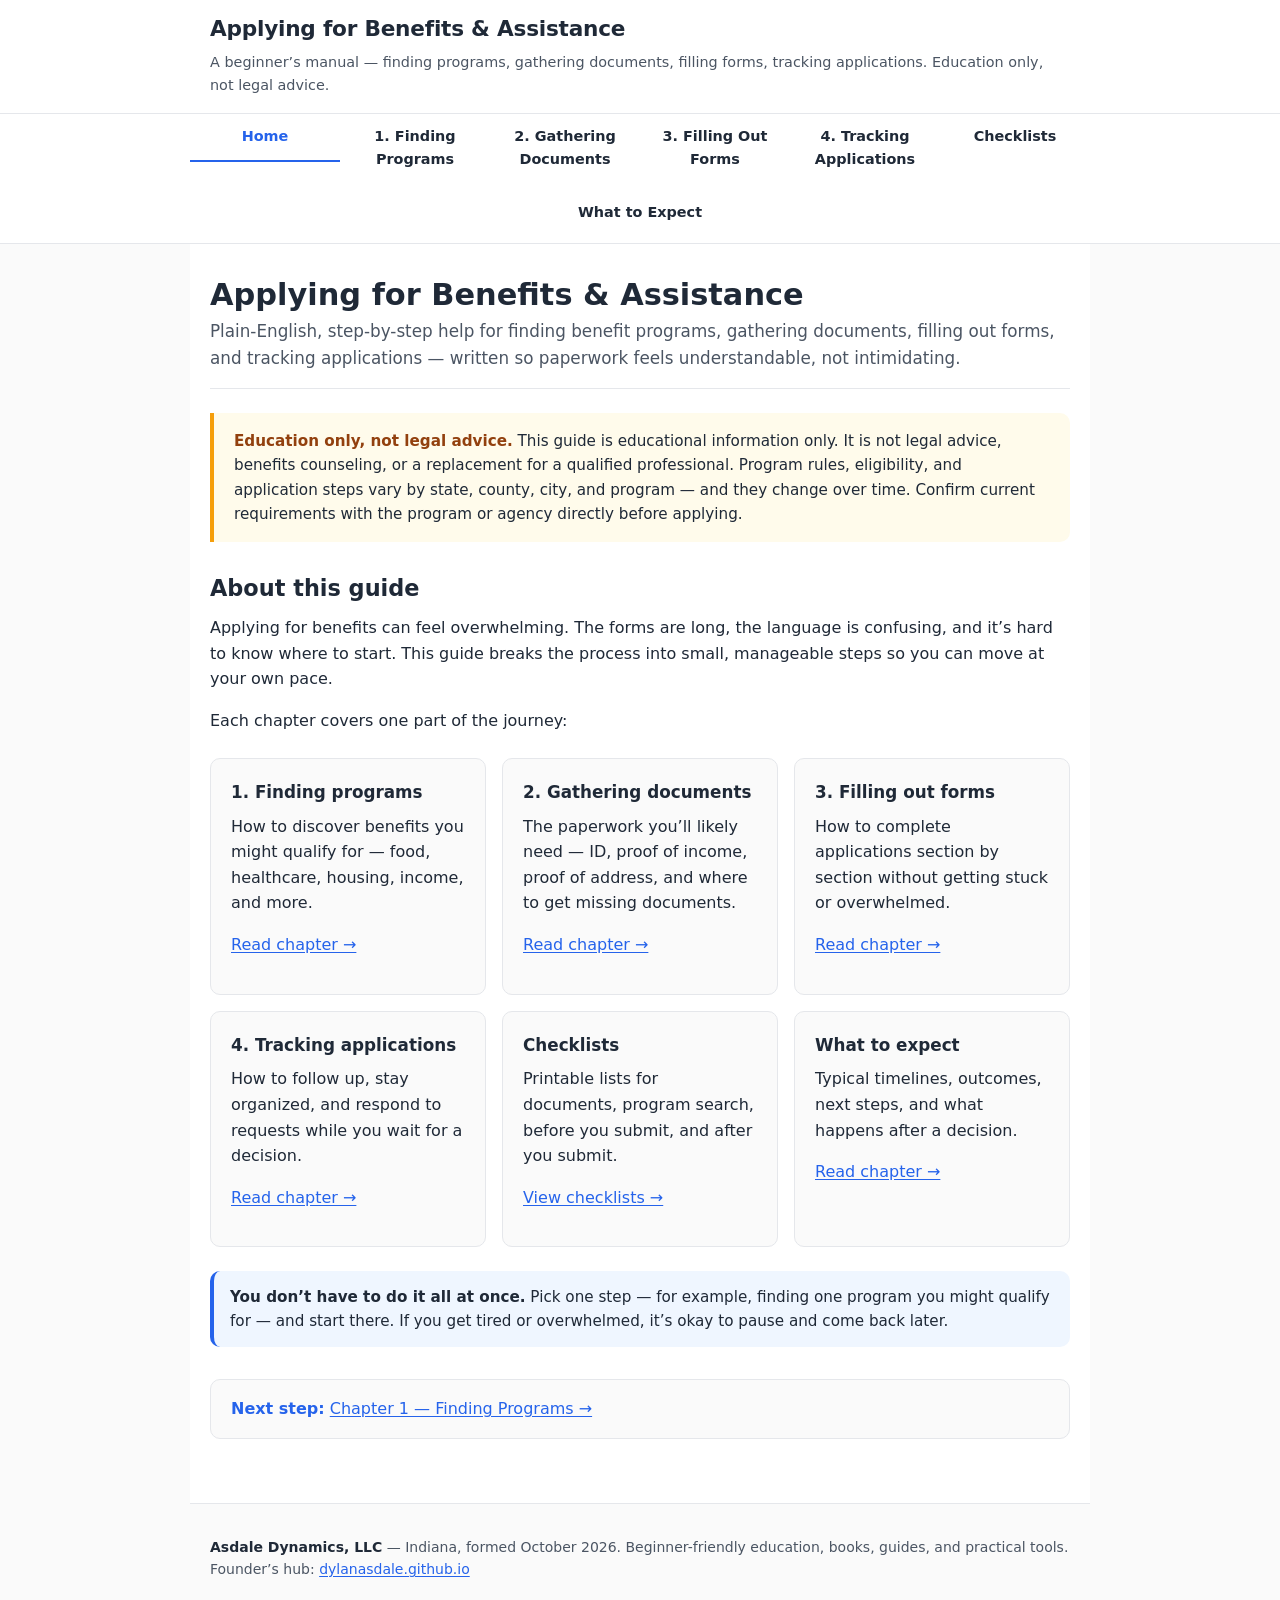
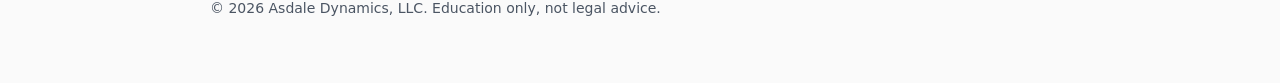
<file: site/index.html>
<!DOCTYPE html>
<html lang="en">
<head>
<meta charset="UTF-8">
<meta name="viewport" content="width=device-width, initial-scale=1.0">
<title>Applying for Benefits &amp; Assistance — Beginner&rsquo;s Manual</title>
<meta name="description" content="Plain-English, step-by-step help for finding benefit programs, gathering documents, filling out forms, and tracking applications. Education only, not legal advice. By Asdale Dynamics, LLC.">
<link rel="stylesheet" href="assets/style.css">
</head>
<body>
<a href="#main-content" class="skip-link">Skip to main content</a>

<header>
  <div class="header-inner">
    <h1 class="site-title"><a href="index.html">Applying for Benefits &amp; Assistance</a></h1>
    <p class="site-subtitle">A beginner&rsquo;s manual &mdash; finding programs, gathering documents, filling forms, tracking applications. Education only, not legal advice.</p>
  </div>
  <nav>
    <ul>
      <li><a href="index.html">Home</a></li>
      <li><a href="finding-programs.html">1. Finding Programs</a></li>
      <li><a href="gathering-documents.html">2. Gathering Documents</a></li>
      <li><a href="filling-forms.html">3. Filling Out Forms</a></li>
      <li><a href="tracking-applications.html">4. Tracking Applications</a></li>
      <li><a href="checklists.html">Checklists</a></li>
      <li><a href="what-to-expect.html">What to Expect</a></li>
    </ul>
  </nav>
</header>

<main id="main-content">
  <header>
    <h1>Applying for Benefits &amp; Assistance</h1>
    <p class="lead">Plain-English, step-by-step help for finding benefit programs, gathering documents, filling out forms, and tracking applications &mdash; written so paperwork feels understandable, not intimidating.</p>
  </header>

  <div class="disclaimer">
    <strong>Education only, not legal advice.</strong> This guide is educational information only. It is not legal advice, benefits counseling, or a replacement for a qualified professional. Program rules, eligibility, and application steps vary by state, county, city, and program &mdash; and they change over time. Confirm current requirements with the program or agency directly before applying.
  </div>

  <h2>About this guide</h2>
  <p>Applying for benefits can feel overwhelming. The forms are long, the language is confusing, and it&rsquo;s hard to know where to start. This guide breaks the process into small, manageable steps so you can move at your own pace.</p>
  <p>Each chapter covers one part of the journey:</p>

  <div class="card-grid">
    <div class="card">
      <h3>1. Finding programs</h3>
      <p>How to discover benefits you might qualify for &mdash; food, healthcare, housing, income, and more.</p>
      <p><a href="finding-programs.html">Read chapter &rarr;</a></p>
    </div>
    <div class="card">
      <h3>2. Gathering documents</h3>
      <p>The paperwork you&rsquo;ll likely need &mdash; ID, proof of income, proof of address, and where to get missing documents.</p>
      <p><a href="gathering-documents.html">Read chapter &rarr;</a></p>
    </div>
    <div class="card">
      <h3>3. Filling out forms</h3>
      <p>How to complete applications section by section without getting stuck or overwhelmed.</p>
      <p><a href="filling-forms.html">Read chapter &rarr;</a></p>
    </div>
    <div class="card">
      <h3>4. Tracking applications</h3>
      <p>How to follow up, stay organized, and respond to requests while you wait for a decision.</p>
      <p><a href="tracking-applications.html">Read chapter &rarr;</a></p>
    </div>
    <div class="card">
      <h3>Checklists</h3>
      <p>Printable lists for documents, program search, before you submit, and after you submit.</p>
      <p><a href="checklists.html">View checklists &rarr;</a></p>
    </div>
    <div class="card">
      <h3>What to expect</h3>
      <p>Typical timelines, outcomes, next steps, and what happens after a decision.</p>
      <p><a href="what-to-expect.html">Read chapter &rarr;</a></p>
    </div>
  </div>

  <div class="tip">
    <strong>You don&rsquo;t have to do it all at once.</strong> Pick one step &mdash; for example, finding one program you might qualify for &mdash; and start there. If you get tired or overwhelmed, it&rsquo;s okay to pause and come back later.
  </div>

  <div class="next-step">
    <strong>Next step:</strong> <a href="finding-programs.html">Chapter 1 &mdash; Finding Programs &rarr;</a>
  </div>
</main>

<footer>
  <p><span class="credit">Asdale Dynamics, LLC</span> &mdash; Indiana, formed October 2026. Beginner-friendly education, books, guides, and practical tools. Founder&rsquo;s hub: <a href="https://dylanasdale.github.io" target="_blank" rel="noopener">dylanasdale.github.io</a></p>
  <p>&copy; 2026 Asdale Dynamics, LLC. Education only, not legal advice.</p>
</footer>

<script src="assets/main.js"></script>
</body>
</html>
</file>
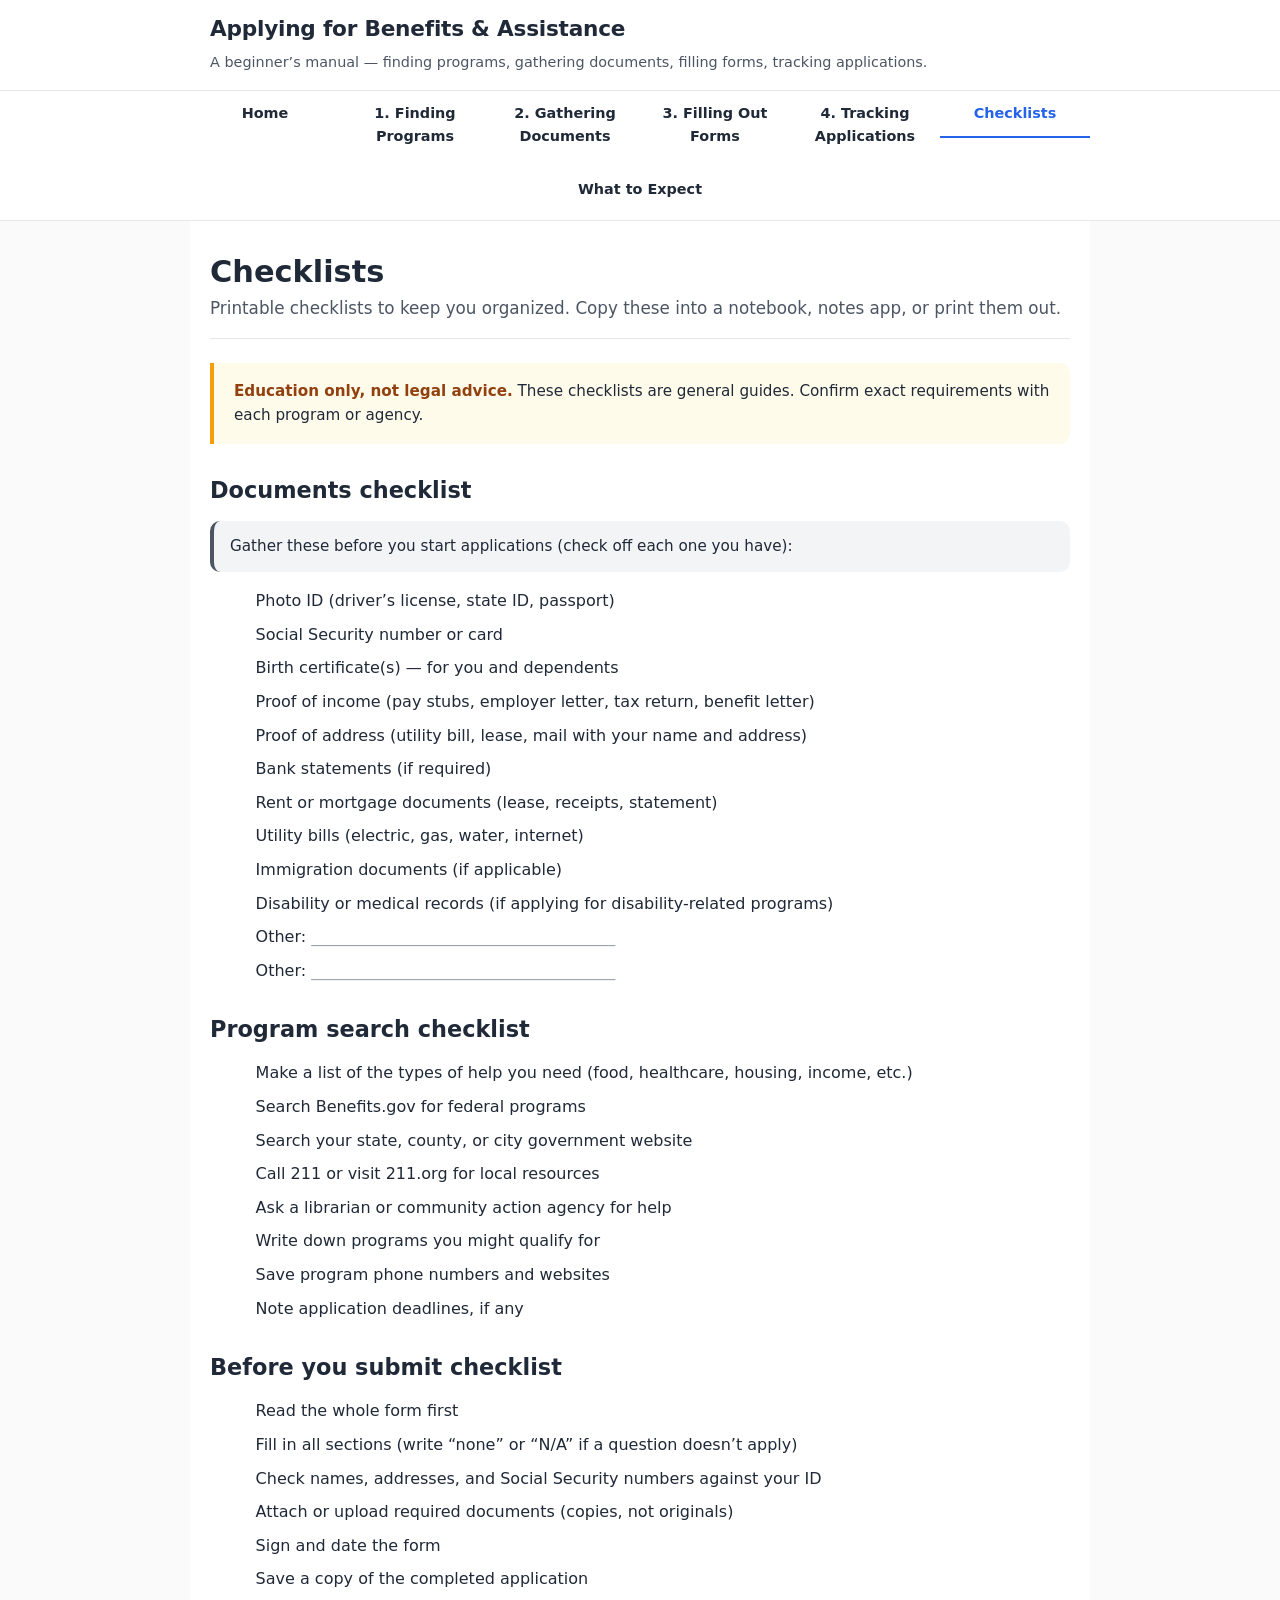
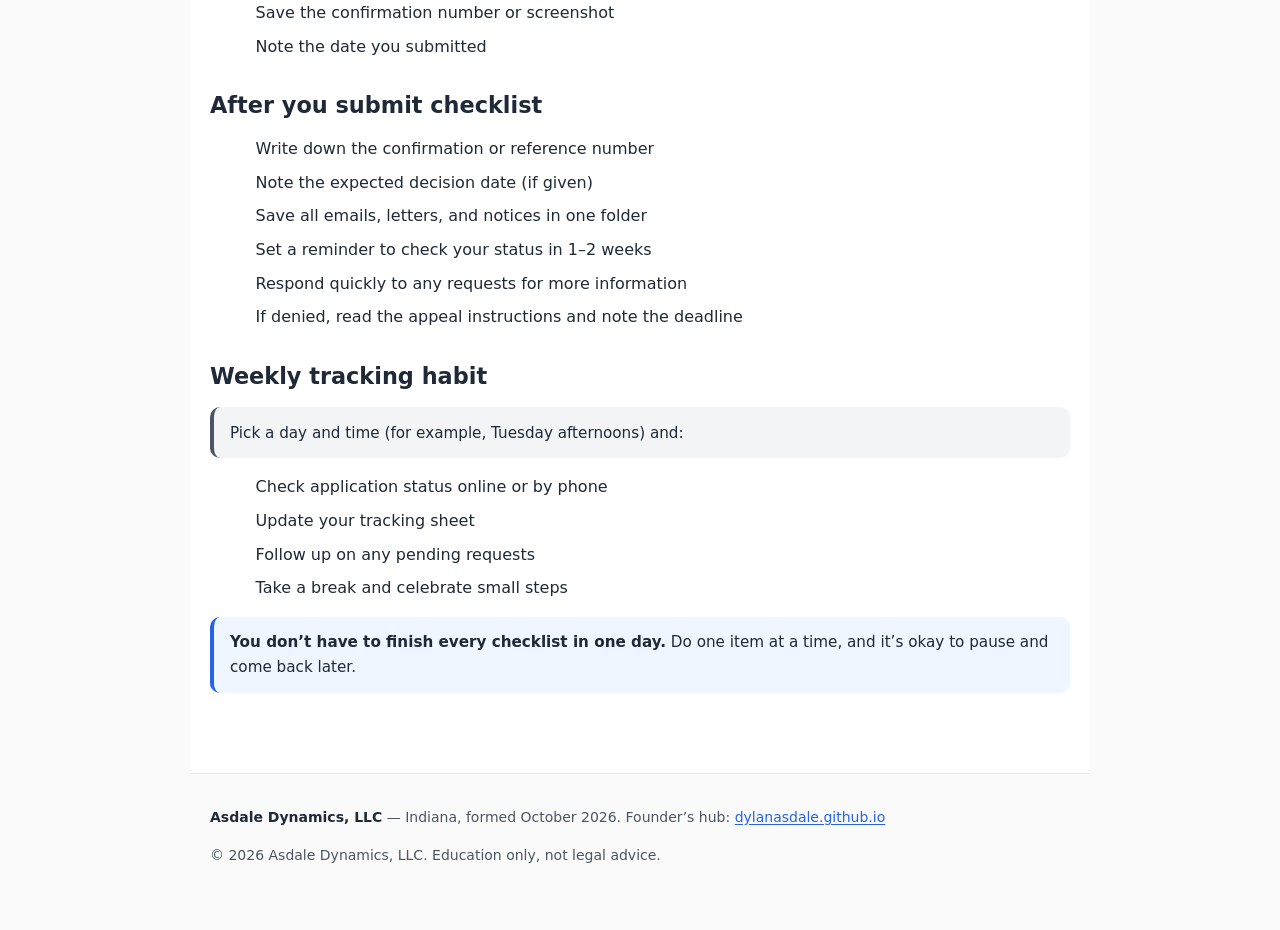
<file: site/checklists.html>
<!DOCTYPE html>
<html lang="en">
<head>
<meta charset="UTF-8">
<meta name="viewport" content="width=device-width, initial-scale=1.0">
<title>Checklists &mdash; Benefits Manual</title>
<meta name="description" content="Printable checklists for documents, program search, before you submit, and after you submit. Education only, not legal advice.">
<link rel="stylesheet" href="assets/style.css">
</head>
<body>
<a href="#main-content" class="skip-link">Skip to main content</a>

<header>
  <div class="header-inner">
    <h1 class="site-title"><a href="index.html">Applying for Benefits &amp; Assistance</a></h1>
    <p class="site-subtitle">A beginner&rsquo;s manual &mdash; finding programs, gathering documents, filling forms, tracking applications.</p>
  </div>
  <nav>
    <ul>
      <li><a href="index.html">Home</a></li>
      <li><a href="finding-programs.html">1. Finding Programs</a></li>
      <li><a href="gathering-documents.html">2. Gathering Documents</a></li>
      <li><a href="filling-forms.html">3. Filling Out Forms</a></li>
      <li><a href="tracking-applications.html">4. Tracking Applications</a></li>
      <li><a href="checklists.html">Checklists</a></li>
      <li><a href="what-to-expect.html">What to Expect</a></li>
    </ul>
  </nav>
</header>

<main id="main-content">
  <header>
    <h1>Checklists</h1>
    <p class="lead">Printable checklists to keep you organized. Copy these into a notebook, notes app, or print them out.</p>
  </header>

  <div class="disclaimer">
    <strong>Education only, not legal advice.</strong> These checklists are general guides. Confirm exact requirements with each program or agency.
  </div>

  <h2>Documents checklist</h2>
  <p class="note">Gather these before you start applications (check off each one you have):</p>
  <ul class="checklist">
    <li><label>Photo ID (driver&rsquo;s license, state ID, passport)</label></li>
    <li><label>Social Security number or card</label></li>
    <li><label>Birth certificate(s) &mdash; for you and dependents</label></li>
    <li><label>Proof of income (pay stubs, employer letter, tax return, benefit letter)</label></li>
    <li><label>Proof of address (utility bill, lease, mail with your name and address)</label></li>
    <li><label>Bank statements (if required)</label></li>
    <li><label>Rent or mortgage documents (lease, receipts, statement)</label></li>
    <li><label>Utility bills (electric, gas, water, internet)</label></li>
    <li><label>Immigration documents (if applicable)</label></li>
    <li><label>Disability or medical records (if applying for disability-related programs)</label></li>
    <li><label>Other: <span style="color:#9ca3af;">______________________________________</span></label></li>
    <li><label>Other: <span style="color:#9ca3af;">______________________________________</span></label></li>
  </ul>

  <h2>Program search checklist</h2>
  <ul class="checklist">
    <li><label>Make a list of the types of help you need (food, healthcare, housing, income, etc.)</label></li>
    <li><label>Search Benefits.gov for federal programs</label></li>
    <li><label>Search your state, county, or city government website</label></li>
    <li><label>Call 211 or visit 211.org for local resources</label></li>
    <li><label>Ask a librarian or community action agency for help</label></li>
    <li><label>Write down programs you might qualify for</label></li>
    <li><label>Save program phone numbers and websites</label></li>
    <li><label>Note application deadlines, if any</label></li>
  </ul>

  <h2>Before you submit checklist</h2>
  <ul class="checklist">
    <li><label>Read the whole form first</label></li>
    <li><label>Fill in all sections (write &ldquo;none&rdquo; or &ldquo;N/A&rdquo; if a question doesn&rsquo;t apply)</label></li>
    <li><label>Check names, addresses, and Social Security numbers against your ID</label></li>
    <li><label>Attach or upload required documents (copies, not originals)</label></li>
    <li><label>Sign and date the form</label></li>
    <li><label>Save a copy of the completed application</label></li>
    <li><label>Save the confirmation number or screenshot</label></li>
    <li><label>Note the date you submitted</label></li>
  </ul>

  <h2>After you submit checklist</h2>
  <ul class="checklist">
    <li><label>Write down the confirmation or reference number</label></li>
    <li><label>Note the expected decision date (if given)</label></li>
    <li><label>Save all emails, letters, and notices in one folder</label></li>
    <li><label>Set a reminder to check your status in 1&ndash;2 weeks</label></li>
    <li><label>Respond quickly to any requests for more information</label></li>
    <li><label>If denied, read the appeal instructions and note the deadline</label></li>
  </ul>

  <h2>Weekly tracking habit</h2>
  <p class="note">Pick a day and time (for example, Tuesday afternoons) and:</p>
  <ul class="checklist">
    <li><label>Check application status online or by phone</label></li>
    <li><label>Update your tracking sheet</label></li>
    <li><label>Follow up on any pending requests</label></li>
    <li><label>Take a break and celebrate small steps</label></li>
  </ul>

  <div class="tip">
    <strong>You don&rsquo;t have to finish every checklist in one day.</strong> Do one item at a time, and it&rsquo;s okay to pause and come back later.
  </div>
</main>

<footer>
  <p><span class="credit">Asdale Dynamics, LLC</span> &mdash; Indiana, formed October 2026. Founder&rsquo;s hub: <a href="https://dylanasdale.github.io" target="_blank" rel="noopener">dylanasdale.github.io</a></p>
  <p>&copy; 2026 Asdale Dynamics, LLC. Education only, not legal advice.</p>
</footer>

<script src="assets/main.js"></script>
</body>
</html>
</file>
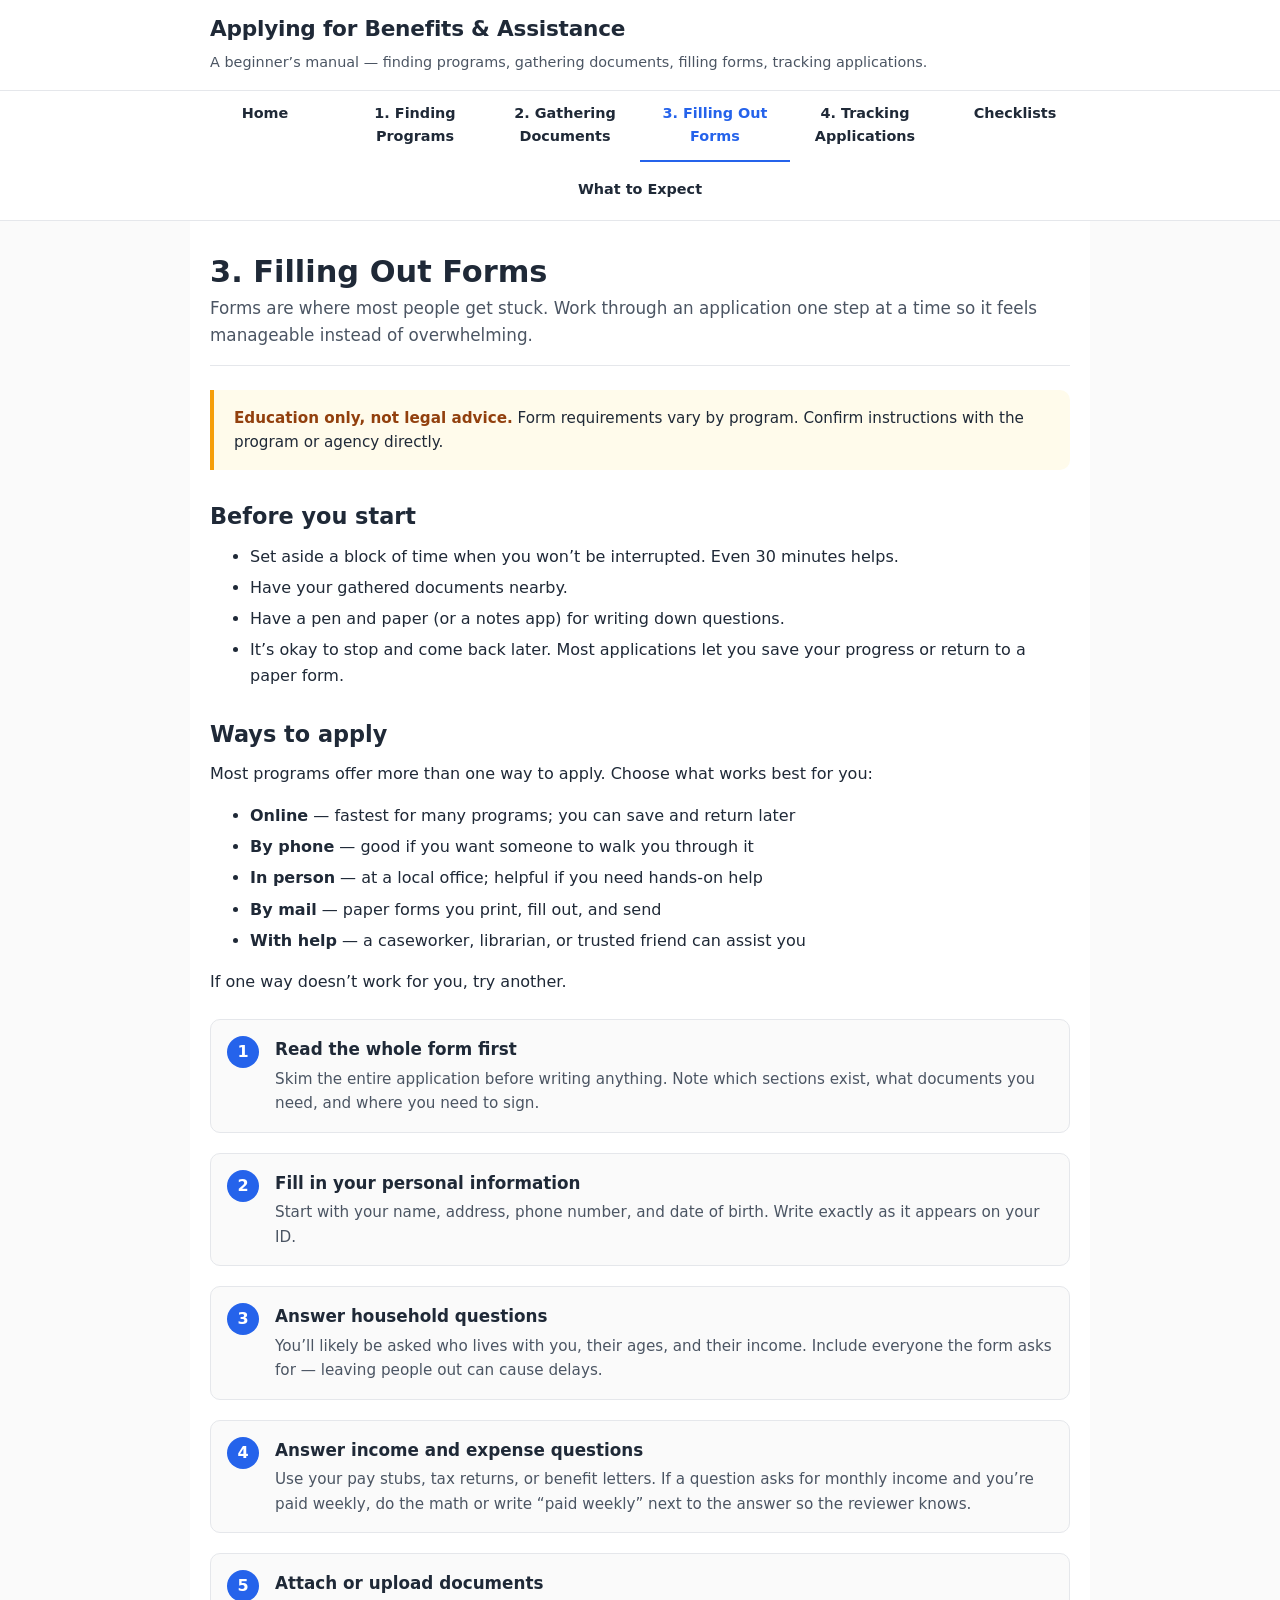
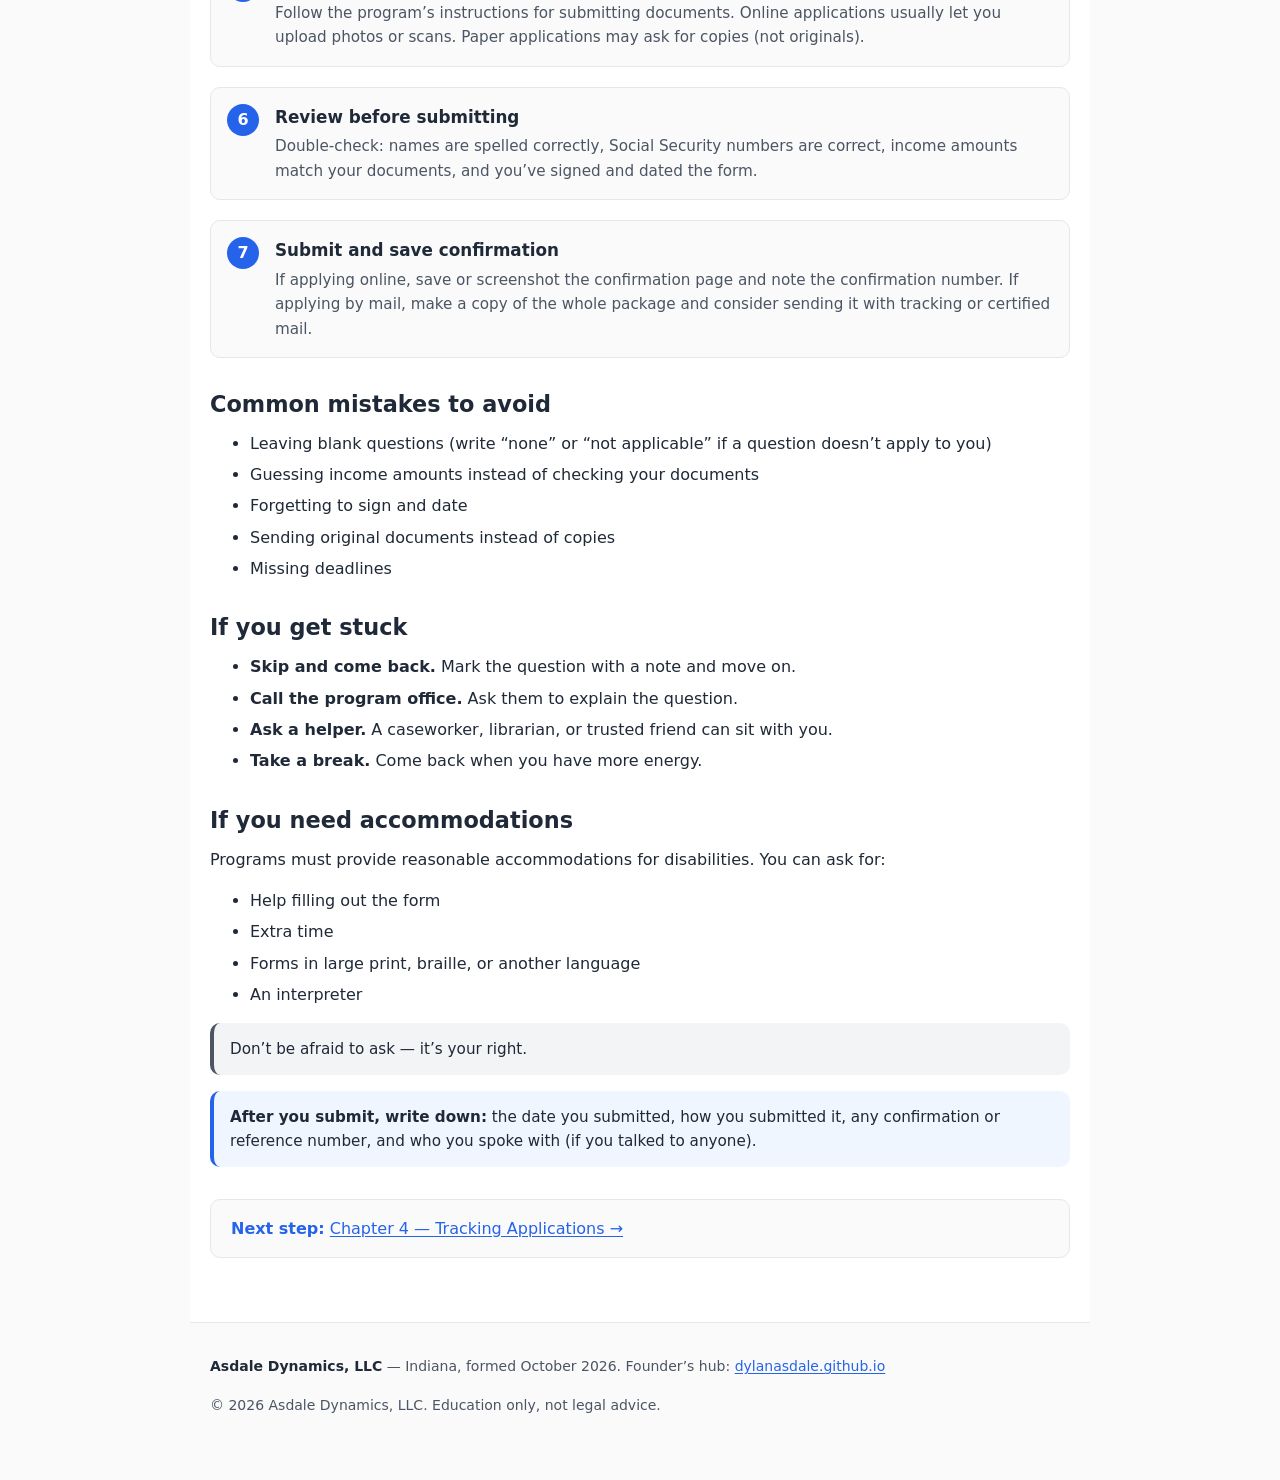
<file: site/filling-forms.html>
<!DOCTYPE html>
<html lang="en">
<head>
<meta charset="UTF-8">
<meta name="viewport" content="width=device-width, initial-scale=1.0">
<title>3. Filling Out Forms &mdash; Benefits Manual</title>
<meta name="description" content="How to complete benefits applications section by section without getting stuck or overwhelmed. Education only, not legal advice.">
<link rel="stylesheet" href="assets/style.css">
</head>
<body>
<a href="#main-content" class="skip-link">Skip to main content</a>

<header>
  <div class="header-inner">
    <h1 class="site-title"><a href="index.html">Applying for Benefits &amp; Assistance</a></h1>
    <p class="site-subtitle">A beginner&rsquo;s manual &mdash; finding programs, gathering documents, filling forms, tracking applications.</p>
  </div>
  <nav>
    <ul>
      <li><a href="index.html">Home</a></li>
      <li><a href="finding-programs.html">1. Finding Programs</a></li>
      <li><a href="gathering-documents.html">2. Gathering Documents</a></li>
      <li><a href="filling-forms.html">3. Filling Out Forms</a></li>
      <li><a href="tracking-applications.html">4. Tracking Applications</a></li>
      <li><a href="checklists.html">Checklists</a></li>
      <li><a href="what-to-expect.html">What to Expect</a></li>
    </ul>
  </nav>
</header>

<main id="main-content">
  <header>
    <h1>3. Filling Out Forms</h1>
    <p class="lead">Forms are where most people get stuck. Work through an application one step at a time so it feels manageable instead of overwhelming.</p>
  </header>

  <div class="disclaimer">
    <strong>Education only, not legal advice.</strong> Form requirements vary by program. Confirm instructions with the program or agency directly.
  </div>

  <h2>Before you start</h2>
  <ul>
    <li>Set aside a block of time when you won&rsquo;t be interrupted. Even 30 minutes helps.</li>
    <li>Have your gathered documents nearby.</li>
    <li>Have a pen and paper (or a notes app) for writing down questions.</li>
    <li>It&rsquo;s okay to stop and come back later. Most applications let you save your progress or return to a paper form.</li>
  </ul>

  <h2>Ways to apply</h2>
  <p>Most programs offer more than one way to apply. Choose what works best for you:</p>
  <ul>
    <li><strong>Online</strong> &mdash; fastest for many programs; you can save and return later</li>
    <li><strong>By phone</strong> &mdash; good if you want someone to walk you through it</li>
    <li><strong>In person</strong> &mdash; at a local office; helpful if you need hands-on help</li>
    <li><strong>By mail</strong> &mdash; paper forms you print, fill out, and send</li>
    <li><strong>With help</strong> &mdash; a caseworker, librarian, or trusted friend can assist you</li>
  </ul>
  <p>If one way doesn&rsquo;t work for you, try another.</p>

  <div class="steps">
    <div class="step">
      <div class="step-number">1</div>
      <div class="step-content">
        <h4>Read the whole form first</h4>
        <p>Skim the entire application before writing anything. Note which sections exist, what documents you need, and where you need to sign.</p>
      </div>
    </div>
    <div class="step">
      <div class="step-number">2</div>
      <div class="step-content">
        <h4>Fill in your personal information</h4>
        <p>Start with your name, address, phone number, and date of birth. Write exactly as it appears on your ID.</p>
      </div>
    </div>
    <div class="step">
      <div class="step-number">3</div>
      <div class="step-content">
        <h4>Answer household questions</h4>
        <p>You&rsquo;ll likely be asked who lives with you, their ages, and their income. Include everyone the form asks for &mdash; leaving people out can cause delays.</p>
      </div>
    </div>
    <div class="step">
      <div class="step-number">4</div>
      <div class="step-content">
        <h4>Answer income and expense questions</h4>
        <p>Use your pay stubs, tax returns, or benefit letters. If a question asks for monthly income and you&rsquo;re paid weekly, do the math or write &ldquo;paid weekly&rdquo; next to the answer so the reviewer knows.</p>
      </div>
    </div>
    <div class="step">
      <div class="step-number">5</div>
      <div class="step-content">
        <h4>Attach or upload documents</h4>
        <p>Follow the program&rsquo;s instructions for submitting documents. Online applications usually let you upload photos or scans. Paper applications may ask for copies (not originals).</p>
      </div>
    </div>
    <div class="step">
      <div class="step-number">6</div>
      <div class="step-content">
        <h4>Review before submitting</h4>
        <p>Double-check: names are spelled correctly, Social Security numbers are correct, income amounts match your documents, and you&rsquo;ve signed and dated the form.</p>
      </div>
    </div>
    <div class="step">
      <div class="step-number">7</div>
      <div class="step-content">
        <h4>Submit and save confirmation</h4>
        <p>If applying online, save or screenshot the confirmation page and note the confirmation number. If applying by mail, make a copy of the whole package and consider sending it with tracking or certified mail.</p>
      </div>
    </div>
  </div>

  <h2>Common mistakes to avoid</h2>
  <ul>
    <li>Leaving blank questions (write &ldquo;none&rdquo; or &ldquo;not applicable&rdquo; if a question doesn&rsquo;t apply to you)</li>
    <li>Guessing income amounts instead of checking your documents</li>
    <li>Forgetting to sign and date</li>
    <li>Sending original documents instead of copies</li>
    <li>Missing deadlines</li>
  </ul>

  <h2>If you get stuck</h2>
  <ul>
    <li><strong>Skip and come back.</strong> Mark the question with a note and move on.</li>
    <li><strong>Call the program office.</strong> Ask them to explain the question.</li>
    <li><strong>Ask a helper.</strong> A caseworker, librarian, or trusted friend can sit with you.</li>
    <li><strong>Take a break.</strong> Come back when you have more energy.</li>
  </ul>

  <h2>If you need accommodations</h2>
  <p>Programs must provide reasonable accommodations for disabilities. You can ask for:</p>
  <ul>
    <li>Help filling out the form</li>
    <li>Extra time</li>
    <li>Forms in large print, braille, or another language</li>
    <li>An interpreter</li>
  </ul>
  <p class="note">Don&rsquo;t be afraid to ask &mdash; it&rsquo;s your right.</p>

  <div class="tip">
    <strong>After you submit, write down:</strong> the date you submitted, how you submitted it, any confirmation or reference number, and who you spoke with (if you talked to anyone).
  </div>

  <div class="next-step">
    <strong>Next step:</strong> <a href="tracking-applications.html">Chapter 4 &mdash; Tracking Applications &rarr;</a>
  </div>
</main>

<footer>
  <p><span class="credit">Asdale Dynamics, LLC</span> &mdash; Indiana, formed October 2026. Founder&rsquo;s hub: <a href="https://dylanasdale.github.io" target="_blank" rel="noopener">dylanasdale.github.io</a></p>
  <p>&copy; 2026 Asdale Dynamics, LLC. Education only, not legal advice.</p>
</footer>

<script src="assets/main.js"></script>
</body>
</html>
</file>
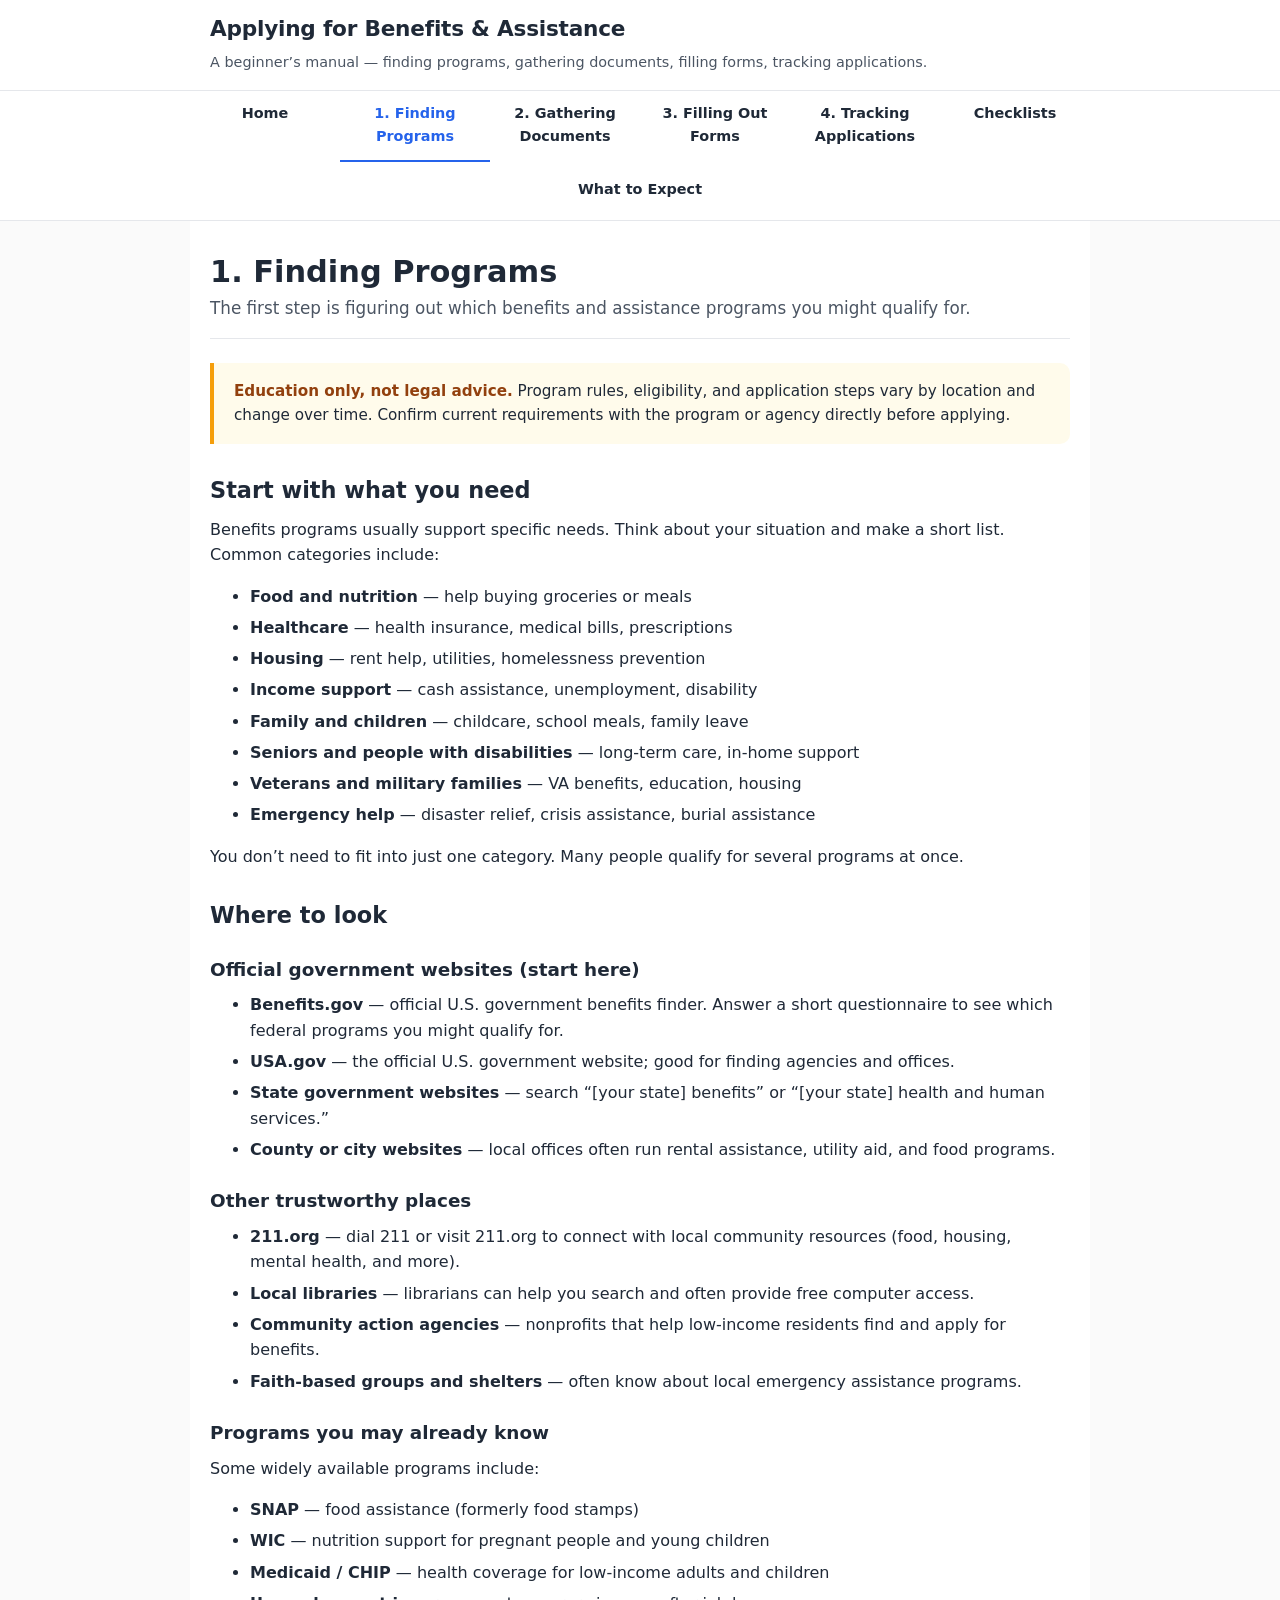
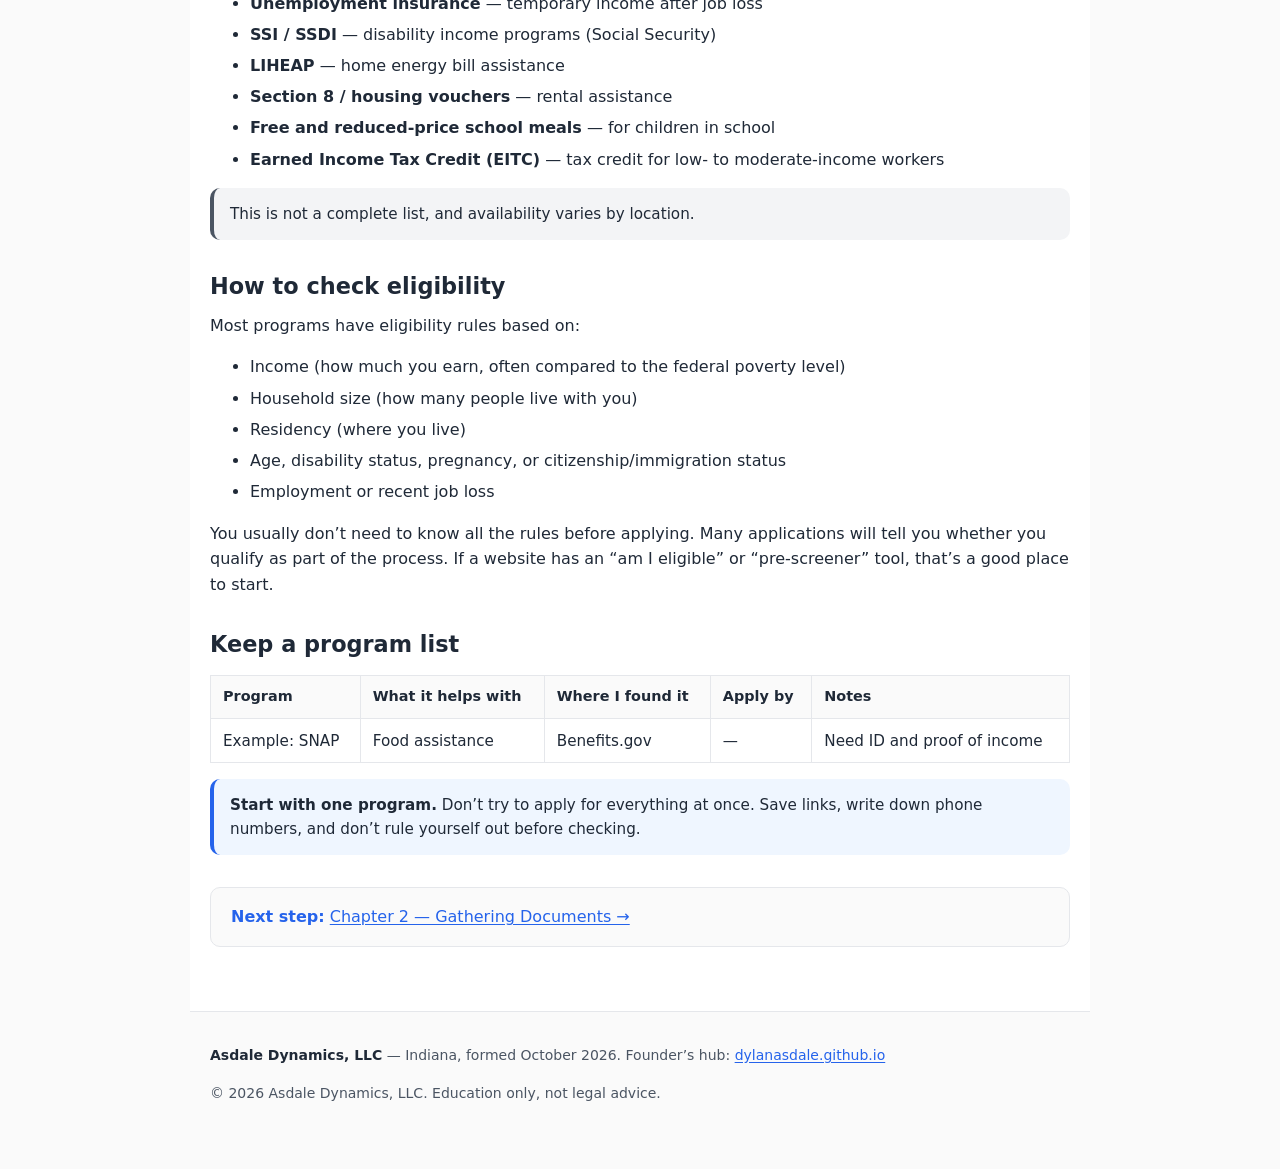
<file: site/finding-programs.html>
<!DOCTYPE html>
<html lang="en">
<head>
<meta charset="UTF-8">
<meta name="viewport" content="width=device-width, initial-scale=1.0">
<title>1. Finding Programs &mdash; Benefits Manual</title>
<meta name="description" content="How to find benefit programs you might qualify for &mdash; food, healthcare, housing, income support, and more. Education only, not legal advice.">
<link rel="stylesheet" href="assets/style.css">
</head>
<body>
<a href="#main-content" class="skip-link">Skip to main content</a>

<header>
  <div class="header-inner">
    <h1 class="site-title"><a href="index.html">Applying for Benefits &amp; Assistance</a></h1>
    <p class="site-subtitle">A beginner&rsquo;s manual &mdash; finding programs, gathering documents, filling forms, tracking applications.</p>
  </div>
  <nav>
    <ul>
      <li><a href="index.html">Home</a></li>
      <li><a href="finding-programs.html">1. Finding Programs</a></li>
      <li><a href="gathering-documents.html">2. Gathering Documents</a></li>
      <li><a href="filling-forms.html">3. Filling Out Forms</a></li>
      <li><a href="tracking-applications.html">4. Tracking Applications</a></li>
      <li><a href="checklists.html">Checklists</a></li>
      <li><a href="what-to-expect.html">What to Expect</a></li>
    </ul>
  </nav>
</header>

<main id="main-content">
  <header>
    <h1>1. Finding Programs</h1>
    <p class="lead">The first step is figuring out which benefits and assistance programs you might qualify for.</p>
  </header>

  <div class="disclaimer">
    <strong>Education only, not legal advice.</strong> Program rules, eligibility, and application steps vary by location and change over time. Confirm current requirements with the program or agency directly before applying.
  </div>

  <h2>Start with what you need</h2>
  <p>Benefits programs usually support specific needs. Think about your situation and make a short list. Common categories include:</p>
  <ul>
    <li><strong>Food and nutrition</strong> &mdash; help buying groceries or meals</li>
    <li><strong>Healthcare</strong> &mdash; health insurance, medical bills, prescriptions</li>
    <li><strong>Housing</strong> &mdash; rent help, utilities, homelessness prevention</li>
    <li><strong>Income support</strong> &mdash; cash assistance, unemployment, disability</li>
    <li><strong>Family and children</strong> &mdash; childcare, school meals, family leave</li>
    <li><strong>Seniors and people with disabilities</strong> &mdash; long-term care, in-home support</li>
    <li><strong>Veterans and military families</strong> &mdash; VA benefits, education, housing</li>
    <li><strong>Emergency help</strong> &mdash; disaster relief, crisis assistance, burial assistance</li>
  </ul>
  <p>You don&rsquo;t need to fit into just one category. Many people qualify for several programs at once.</p>

  <h2>Where to look</h2>
  <h3>Official government websites (start here)</h3>
  <ul>
    <li><strong>Benefits.gov</strong> &mdash; official U.S. government benefits finder. Answer a short questionnaire to see which federal programs you might qualify for.</li>
    <li><strong>USA.gov</strong> &mdash; the official U.S. government website; good for finding agencies and offices.</li>
    <li><strong>State government websites</strong> &mdash; search &ldquo;[your state] benefits&rdquo; or &ldquo;[your state] health and human services.&rdquo;</li>
    <li><strong>County or city websites</strong> &mdash; local offices often run rental assistance, utility aid, and food programs.</li>
  </ul>
  <h3>Other trustworthy places</h3>
  <ul>
    <li><strong>211.org</strong> &mdash; dial 211 or visit 211.org to connect with local community resources (food, housing, mental health, and more).</li>
    <li><strong>Local libraries</strong> &mdash; librarians can help you search and often provide free computer access.</li>
    <li><strong>Community action agencies</strong> &mdash; nonprofits that help low-income residents find and apply for benefits.</li>
    <li><strong>Faith-based groups and shelters</strong> &mdash; often know about local emergency assistance programs.</li>
  </ul>
  <h3>Programs you may already know</h3>
  <p>Some widely available programs include:</p>
  <ul>
    <li><strong>SNAP</strong> &mdash; food assistance (formerly food stamps)</li>
    <li><strong>WIC</strong> &mdash; nutrition support for pregnant people and young children</li>
    <li><strong>Medicaid / CHIP</strong> &mdash; health coverage for low-income adults and children</li>
    <li><strong>Unemployment insurance</strong> &mdash; temporary income after job loss</li>
    <li><strong>SSI / SSDI</strong> &mdash; disability income programs (Social Security)</li>
    <li><strong>LIHEAP</strong> &mdash; home energy bill assistance</li>
    <li><strong>Section 8 / housing vouchers</strong> &mdash; rental assistance</li>
    <li><strong>Free and reduced-price school meals</strong> &mdash; for children in school</li>
    <li><strong>Earned Income Tax Credit (EITC)</strong> &mdash; tax credit for low- to moderate-income workers</li>
  </ul>
  <p class="note">This is not a complete list, and availability varies by location.</p>

  <h2>How to check eligibility</h2>
  <p>Most programs have eligibility rules based on:</p>
  <ul>
    <li>Income (how much you earn, often compared to the federal poverty level)</li>
    <li>Household size (how many people live with you)</li>
    <li>Residency (where you live)</li>
    <li>Age, disability status, pregnancy, or citizenship/immigration status</li>
    <li>Employment or recent job loss</li>
  </ul>
  <p>You usually don&rsquo;t need to know all the rules before applying. Many applications will tell you whether you qualify as part of the process. If a website has an &ldquo;am I eligible&rdquo; or &ldquo;pre-screener&rdquo; tool, that&rsquo;s a good place to start.</p>

  <h2>Keep a program list</h2>
  <table>
    <thead>
      <tr><th>Program</th><th>What it helps with</th><th>Where I found it</th><th>Apply by</th><th>Notes</th></tr>
    </thead>
    <tbody>
      <tr><td>Example: SNAP</td><td>Food assistance</td><td>Benefits.gov</td><td>&mdash;</td><td>Need ID and proof of income</td></tr>
    </tbody>
  </table>

  <div class="tip">
    <strong>Start with one program.</strong> Don&rsquo;t try to apply for everything at once. Save links, write down phone numbers, and don&rsquo;t rule yourself out before checking.
  </div>

  <div class="next-step">
    <strong>Next step:</strong> <a href="gathering-documents.html">Chapter 2 &mdash; Gathering Documents &rarr;</a>
  </div>
</main>

<footer>
  <p><span class="credit">Asdale Dynamics, LLC</span> &mdash; Indiana, formed October 2026. Founder&rsquo;s hub: <a href="https://dylanasdale.github.io" target="_blank" rel="noopener">dylanasdale.github.io</a></p>
  <p>&copy; 2026 Asdale Dynamics, LLC. Education only, not legal advice.</p>
</footer>

<script src="assets/main.js"></script>
</body>
</html>
</file>
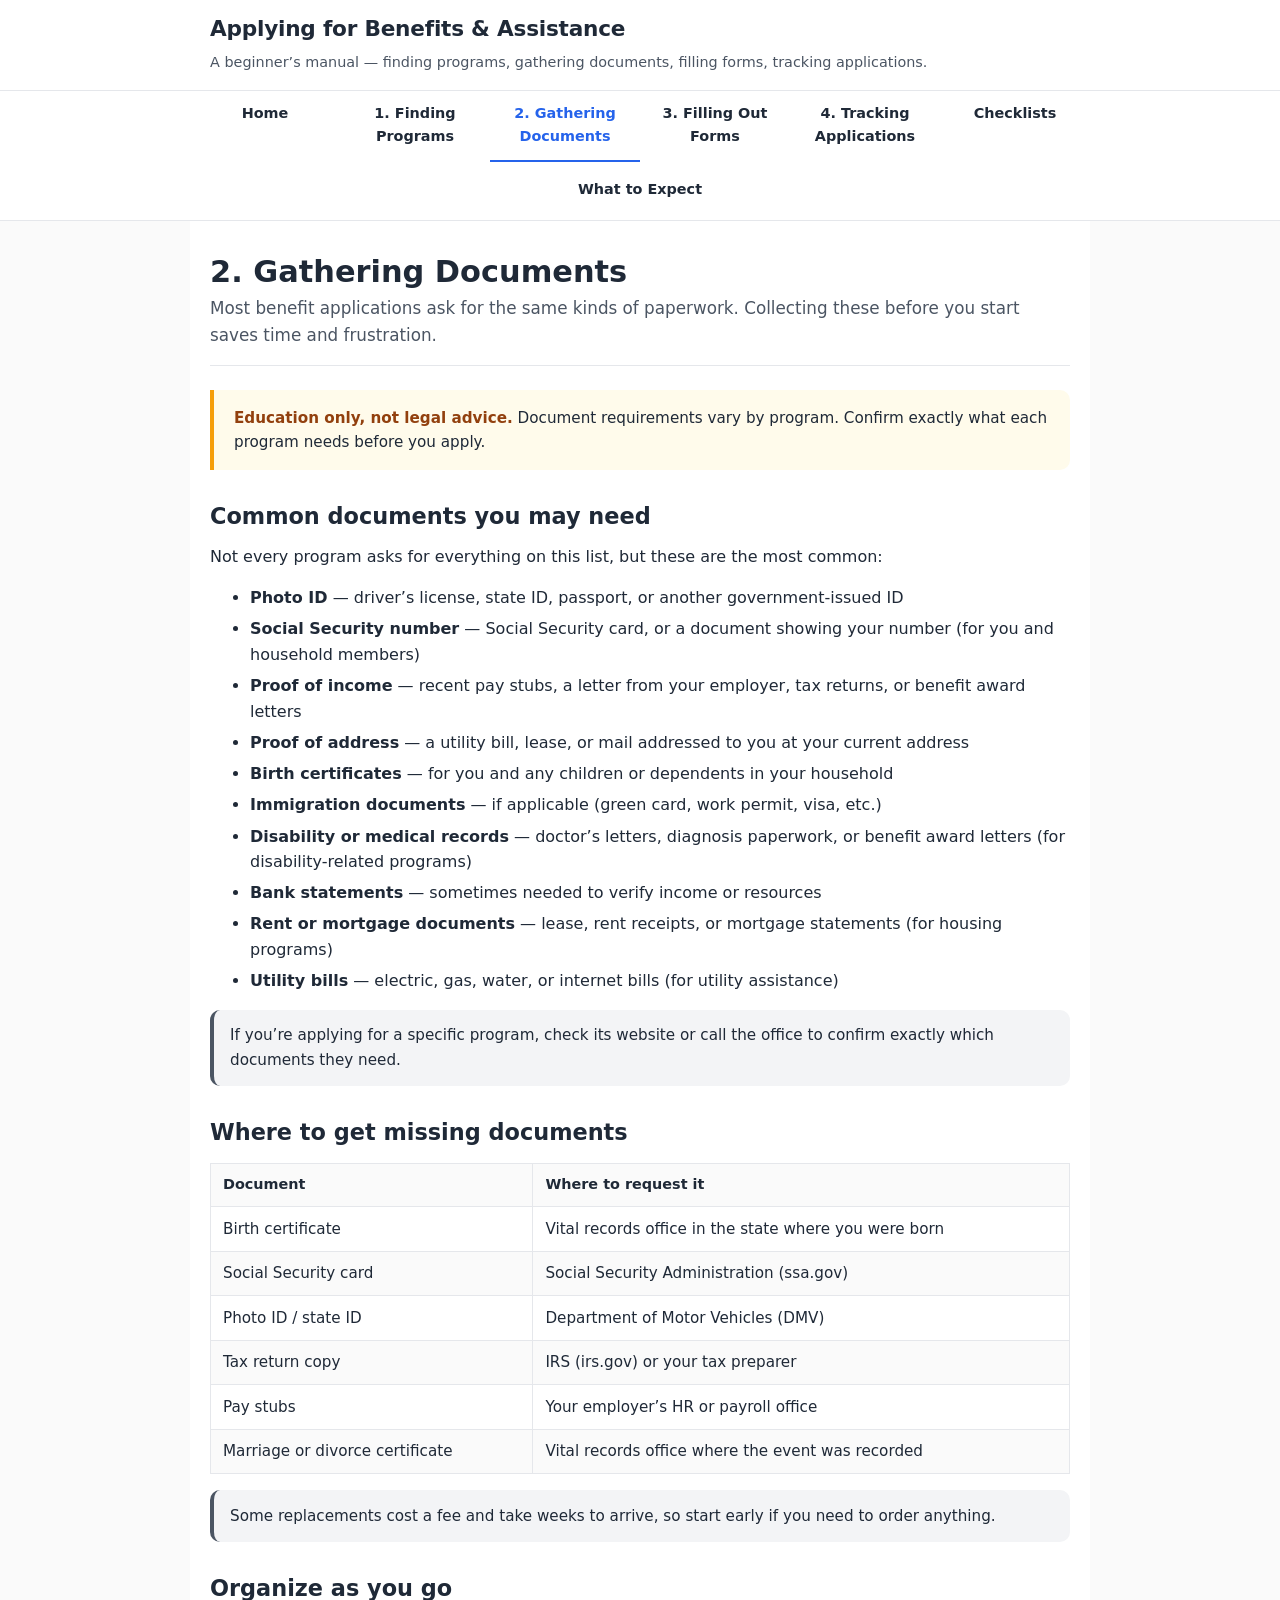
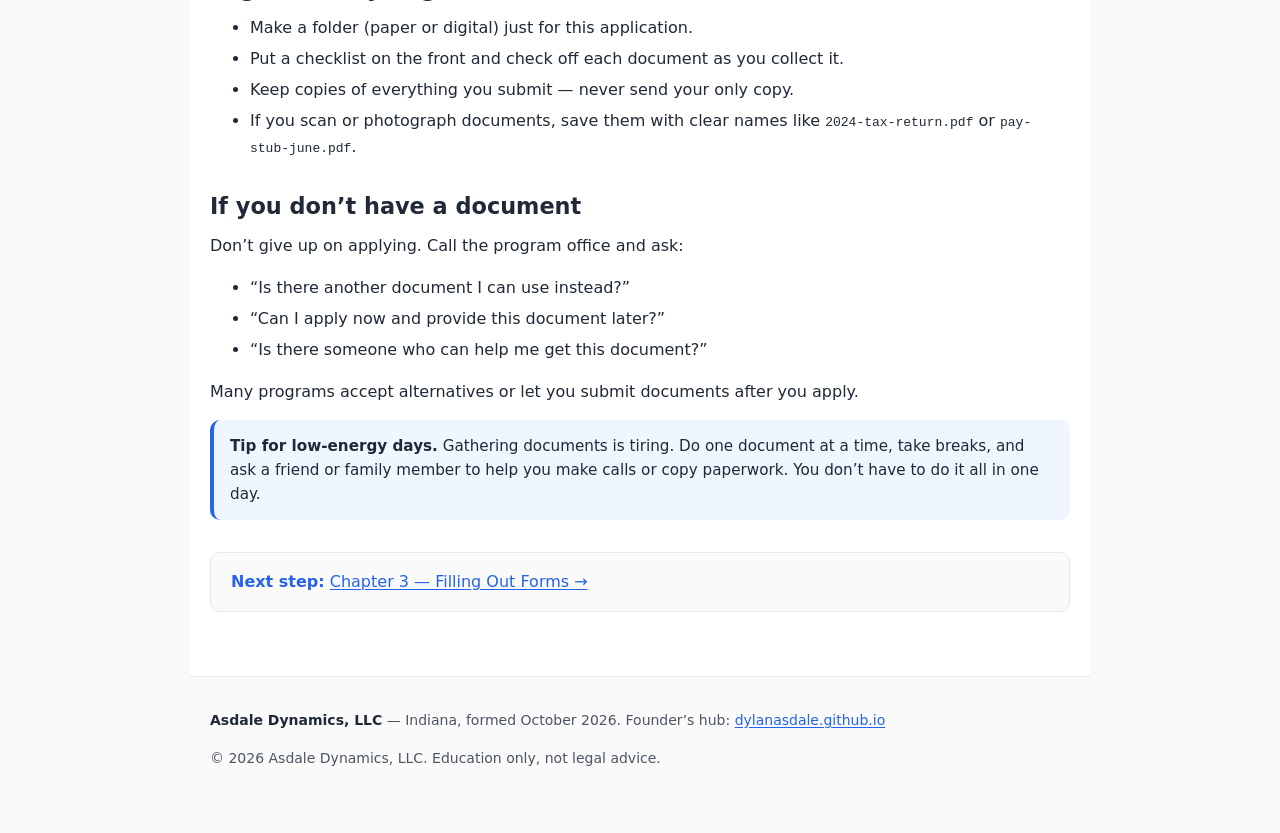
<file: site/gathering-documents.html>
<!DOCTYPE html>
<html lang="en">
<head>
<meta charset="UTF-8">
<meta name="viewport" content="width=device-width, initial-scale=1.0">
<title>2. Gathering Documents &mdash; Benefits Manual</title>
<meta name="description" content="The paperwork you&rsquo;ll likely need when applying for benefits &mdash; ID, proof of income, proof of address, and where to get missing documents. Education only, not legal advice.">
<link rel="stylesheet" href="assets/style.css">
</head>
<body>
<a href="#main-content" class="skip-link">Skip to main content</a>

<header>
  <div class="header-inner">
    <h1 class="site-title"><a href="index.html">Applying for Benefits &amp; Assistance</a></h1>
    <p class="site-subtitle">A beginner&rsquo;s manual &mdash; finding programs, gathering documents, filling forms, tracking applications.</p>
  </div>
  <nav>
    <ul>
      <li><a href="index.html">Home</a></li>
      <li><a href="finding-programs.html">1. Finding Programs</a></li>
      <li><a href="gathering-documents.html">2. Gathering Documents</a></li>
      <li><a href="filling-forms.html">3. Filling Out Forms</a></li>
      <li><a href="tracking-applications.html">4. Tracking Applications</a></li>
      <li><a href="checklists.html">Checklists</a></li>
      <li><a href="what-to-expect.html">What to Expect</a></li>
    </ul>
  </nav>
</header>

<main id="main-content">
  <header>
    <h1>2. Gathering Documents</h1>
    <p class="lead">Most benefit applications ask for the same kinds of paperwork. Collecting these before you start saves time and frustration.</p>
  </header>

  <div class="disclaimer">
    <strong>Education only, not legal advice.</strong> Document requirements vary by program. Confirm exactly what each program needs before you apply.
  </div>

  <h2>Common documents you may need</h2>
  <p>Not every program asks for everything on this list, but these are the most common:</p>
  <ul>
    <li><strong>Photo ID</strong> &mdash; driver&rsquo;s license, state ID, passport, or another government-issued ID</li>
    <li><strong>Social Security number</strong> &mdash; Social Security card, or a document showing your number (for you and household members)</li>
    <li><strong>Proof of income</strong> &mdash; recent pay stubs, a letter from your employer, tax returns, or benefit award letters</li>
    <li><strong>Proof of address</strong> &mdash; a utility bill, lease, or mail addressed to you at your current address</li>
    <li><strong>Birth certificates</strong> &mdash; for you and any children or dependents in your household</li>
    <li><strong>Immigration documents</strong> &mdash; if applicable (green card, work permit, visa, etc.)</li>
    <li><strong>Disability or medical records</strong> &mdash; doctor&rsquo;s letters, diagnosis paperwork, or benefit award letters (for disability-related programs)</li>
    <li><strong>Bank statements</strong> &mdash; sometimes needed to verify income or resources</li>
    <li><strong>Rent or mortgage documents</strong> &mdash; lease, rent receipts, or mortgage statements (for housing programs)</li>
    <li><strong>Utility bills</strong> &mdash; electric, gas, water, or internet bills (for utility assistance)</li>
  </ul>
  <p class="note">If you&rsquo;re applying for a specific program, check its website or call the office to confirm exactly which documents they need.</p>

  <h2>Where to get missing documents</h2>
  <table>
    <thead>
      <tr><th>Document</th><th>Where to request it</th></tr>
    </thead>
    <tbody>
      <tr><td>Birth certificate</td><td>Vital records office in the state where you were born</td></tr>
      <tr><td>Social Security card</td><td>Social Security Administration (ssa.gov)</td></tr>
      <tr><td>Photo ID / state ID</td><td>Department of Motor Vehicles (DMV)</td></tr>
      <tr><td>Tax return copy</td><td>IRS (irs.gov) or your tax preparer</td></tr>
      <tr><td>Pay stubs</td><td>Your employer&rsquo;s HR or payroll office</td></tr>
      <tr><td>Marriage or divorce certificate</td><td>Vital records office where the event was recorded</td></tr>
    </tbody>
  </table>
  <p class="note">Some replacements cost a fee and take weeks to arrive, so start early if you need to order anything.</p>

  <h2>Organize as you go</h2>
  <ul>
    <li>Make a folder (paper or digital) just for this application.</li>
    <li>Put a checklist on the front and check off each document as you collect it.</li>
    <li>Keep copies of everything you submit &mdash; never send your only copy.</li>
    <li>If you scan or photograph documents, save them with clear names like <code>2024-tax-return.pdf</code> or <code>pay-stub-june.pdf</code>.</li>
  </ul>

  <h2>If you don&rsquo;t have a document</h2>
  <p>Don&rsquo;t give up on applying. Call the program office and ask:</p>
  <ul>
    <li>&ldquo;Is there another document I can use instead?&rdquo;</li>
    <li>&ldquo;Can I apply now and provide this document later?&rdquo;</li>
    <li>&ldquo;Is there someone who can help me get this document?&rdquo;</li>
  </ul>
  <p>Many programs accept alternatives or let you submit documents after you apply.</p>

  <div class="tip">
    <strong>Tip for low-energy days.</strong> Gathering documents is tiring. Do one document at a time, take breaks, and ask a friend or family member to help you make calls or copy paperwork. You don&rsquo;t have to do it all in one day.
  </div>

  <div class="next-step">
    <strong>Next step:</strong> <a href="filling-forms.html">Chapter 3 &mdash; Filling Out Forms &rarr;</a>
  </div>
</main>

<footer>
  <p><span class="credit">Asdale Dynamics, LLC</span> &mdash; Indiana, formed October 2026. Founder&rsquo;s hub: <a href="https://dylanasdale.github.io" target="_blank" rel="noopener">dylanasdale.github.io</a></p>
  <p>&copy; 2026 Asdale Dynamics, LLC. Education only, not legal advice.</p>
</footer>

<script src="assets/main.js"></script>
</body>
</html>
</file>
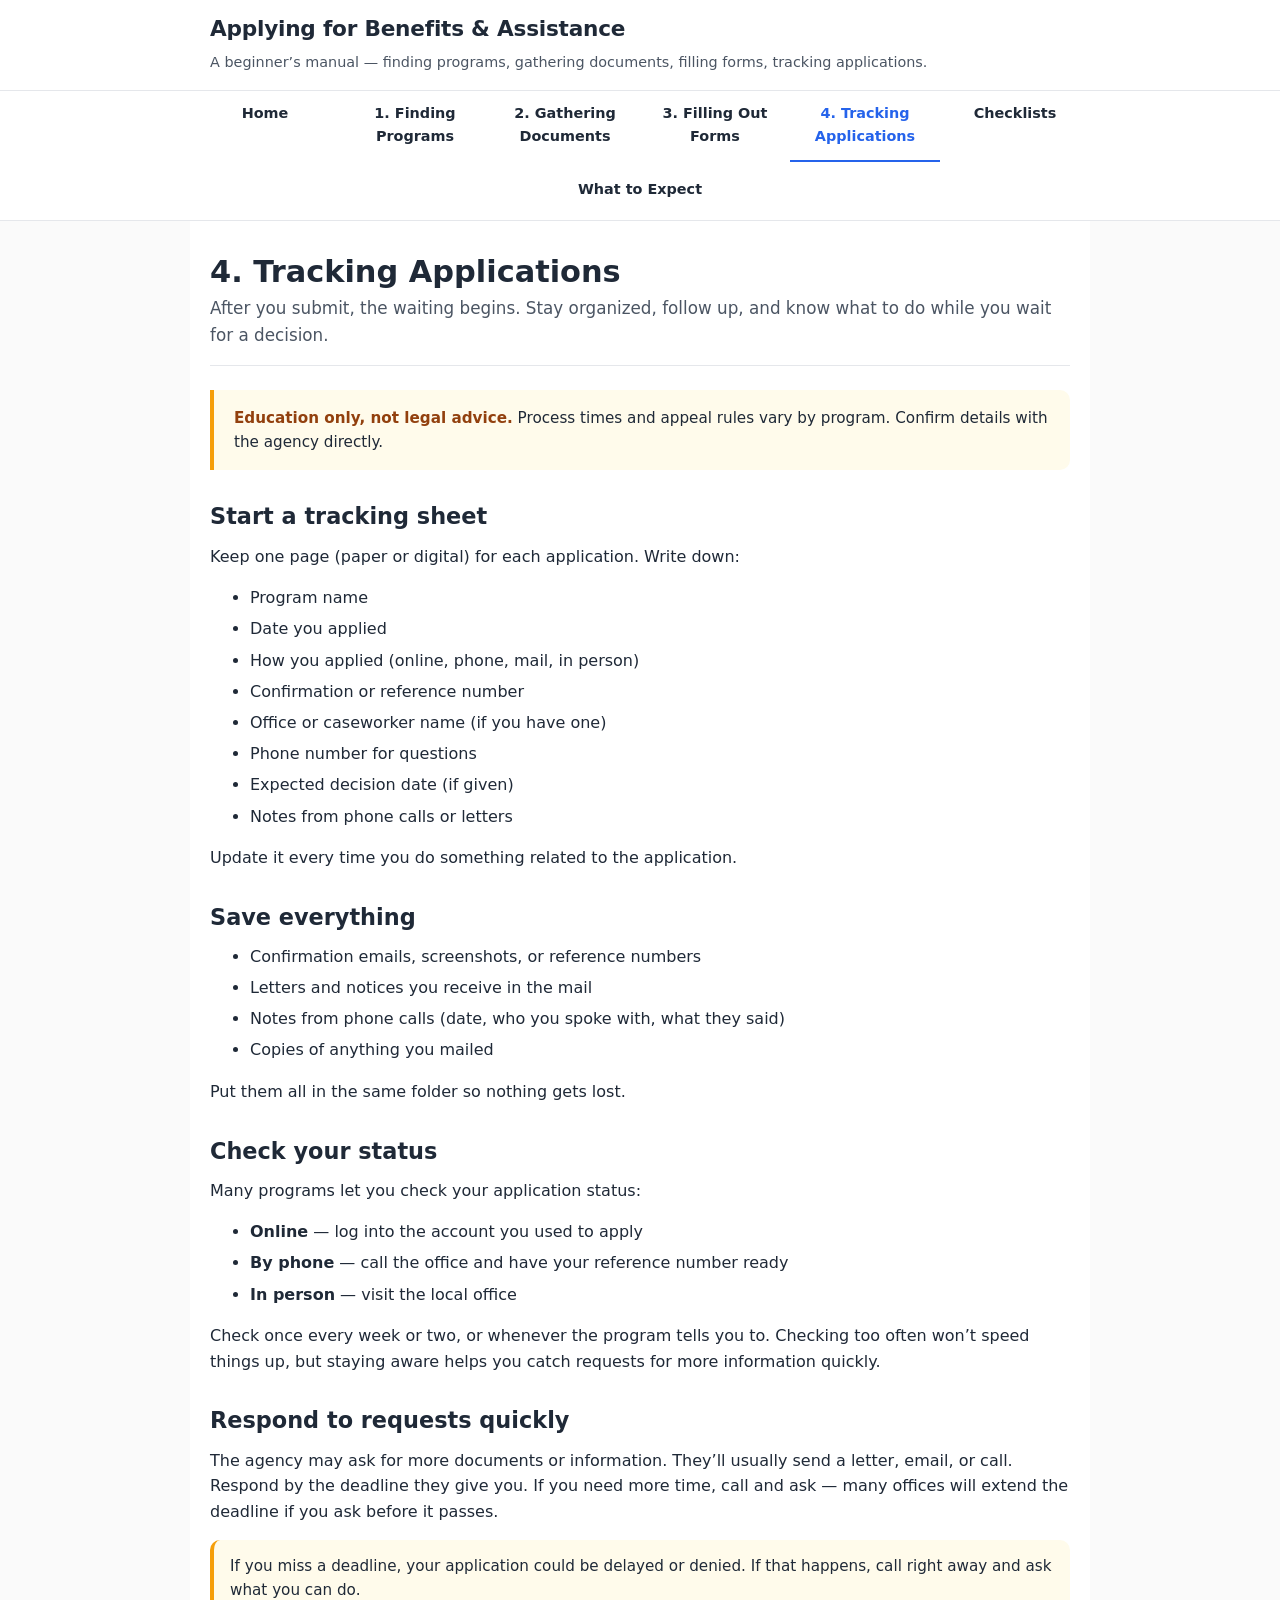
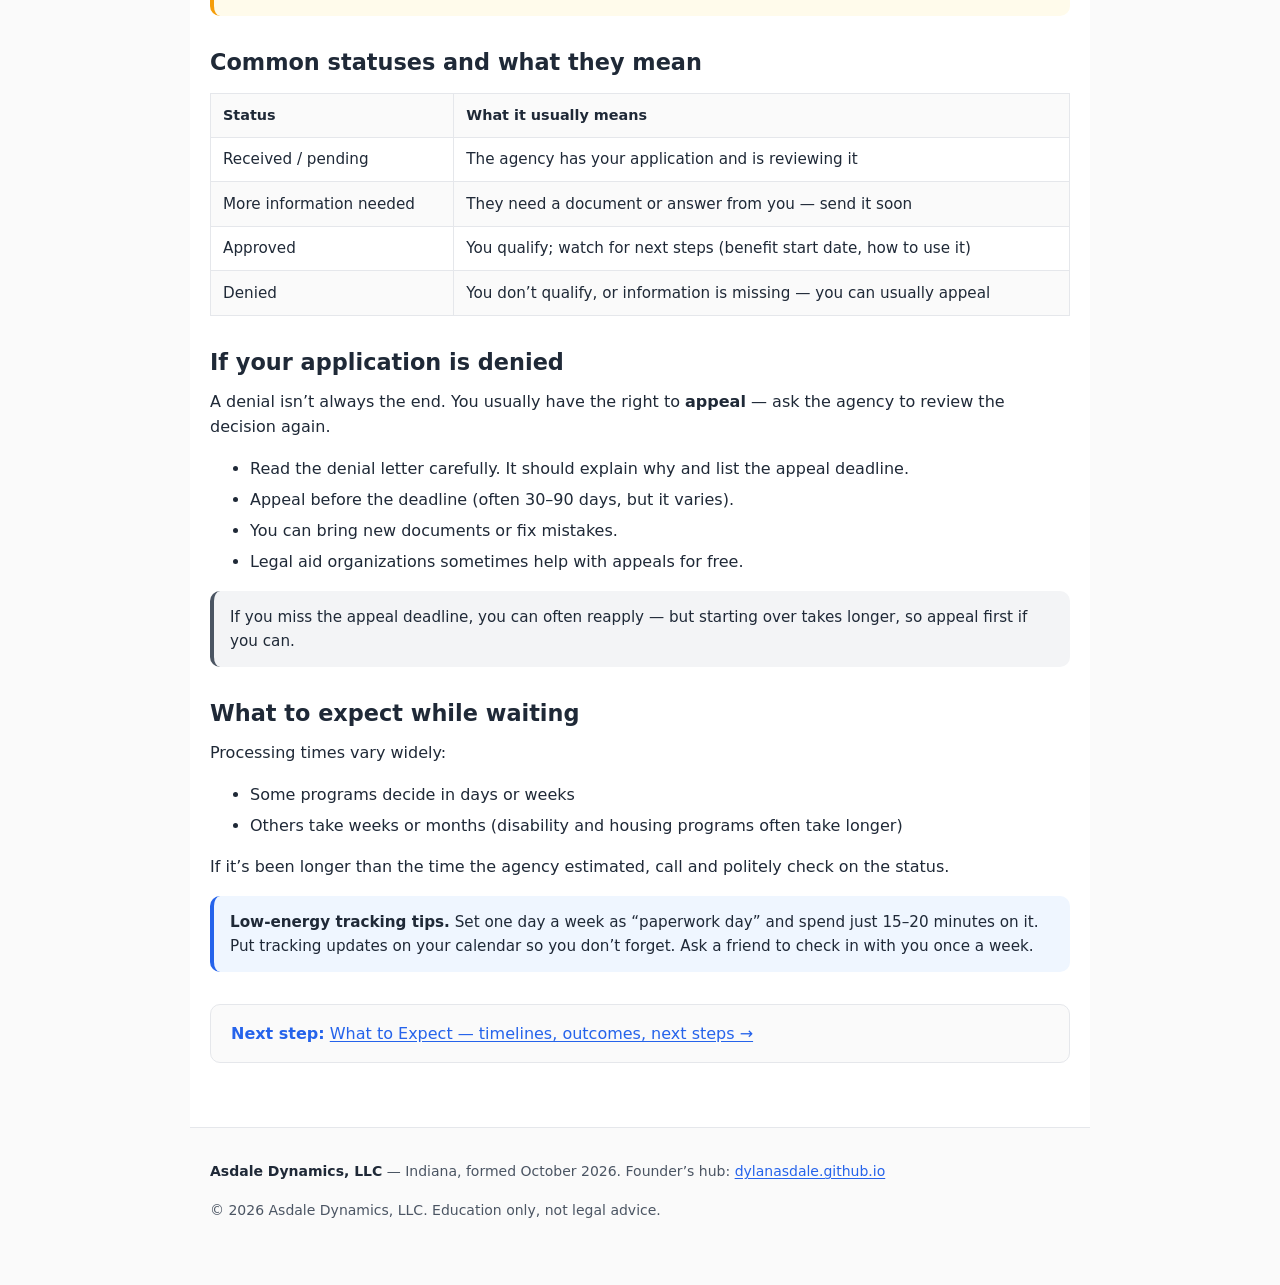
<file: site/tracking-applications.html>
<!DOCTYPE html>
<html lang="en">
<head>
<meta charset="UTF-8">
<meta name="viewport" content="width=device-width, initial-scale=1.0">
<title>4. Tracking Applications &mdash; Benefits Manual</title>
<meta name="description" content="How to follow up on benefits applications, stay organized, and respond to requests while waiting for a decision. Education only, not legal advice.">
<link rel="stylesheet" href="assets/style.css">
</head>
<body>
<a href="#main-content" class="skip-link">Skip to main content</a>

<header>
  <div class="header-inner">
    <h1 class="site-title"><a href="index.html">Applying for Benefits &amp; Assistance</a></h1>
    <p class="site-subtitle">A beginner&rsquo;s manual &mdash; finding programs, gathering documents, filling forms, tracking applications.</p>
  </div>
  <nav>
    <ul>
      <li><a href="index.html">Home</a></li>
      <li><a href="finding-programs.html">1. Finding Programs</a></li>
      <li><a href="gathering-documents.html">2. Gathering Documents</a></li>
      <li><a href="filling-forms.html">3. Filling Out Forms</a></li>
      <li><a href="tracking-applications.html">4. Tracking Applications</a></li>
      <li><a href="checklists.html">Checklists</a></li>
      <li><a href="what-to-expect.html">What to Expect</a></li>
    </ul>
  </nav>
</header>

<main id="main-content">
  <header>
    <h1>4. Tracking Applications</h1>
    <p class="lead">After you submit, the waiting begins. Stay organized, follow up, and know what to do while you wait for a decision.</p>
  </header>

  <div class="disclaimer">
    <strong>Education only, not legal advice.</strong> Process times and appeal rules vary by program. Confirm details with the agency directly.
  </div>

  <h2>Start a tracking sheet</h2>
  <p>Keep one page (paper or digital) for each application. Write down:</p>
  <ul>
    <li>Program name</li>
    <li>Date you applied</li>
    <li>How you applied (online, phone, mail, in person)</li>
    <li>Confirmation or reference number</li>
    <li>Office or caseworker name (if you have one)</li>
    <li>Phone number for questions</li>
    <li>Expected decision date (if given)</li>
    <li>Notes from phone calls or letters</li>
  </ul>
  <p>Update it every time you do something related to the application.</p>

  <h2>Save everything</h2>
  <ul>
    <li>Confirmation emails, screenshots, or reference numbers</li>
    <li>Letters and notices you receive in the mail</li>
    <li>Notes from phone calls (date, who you spoke with, what they said)</li>
    <li>Copies of anything you mailed</li>
  </ul>
  <p>Put them all in the same folder so nothing gets lost.</p>

  <h2>Check your status</h2>
  <p>Many programs let you check your application status:</p>
  <ul>
    <li><strong>Online</strong> &mdash; log into the account you used to apply</li>
    <li><strong>By phone</strong> &mdash; call the office and have your reference number ready</li>
    <li><strong>In person</strong> &mdash; visit the local office</li>
  </ul>
  <p>Check once every week or two, or whenever the program tells you to. Checking too often won&rsquo;t speed things up, but staying aware helps you catch requests for more information quickly.</p>

  <h2>Respond to requests quickly</h2>
  <p>The agency may ask for more documents or information. They&rsquo;ll usually send a letter, email, or call. Respond by the deadline they give you. If you need more time, call and ask &mdash; many offices will extend the deadline if you ask before it passes.</p>
  <p class="warning">If you miss a deadline, your application could be delayed or denied. If that happens, call right away and ask what you can do.</p>

  <h2>Common statuses and what they mean</h2>
  <table>
    <thead>
      <tr><th>Status</th><th>What it usually means</th></tr>
    </thead>
    <tbody>
      <tr><td>Received / pending</td><td>The agency has your application and is reviewing it</td></tr>
      <tr><td>More information needed</td><td>They need a document or answer from you &mdash; send it soon</td></tr>
      <tr><td>Approved</td><td>You qualify; watch for next steps (benefit start date, how to use it)</td></tr>
      <tr><td>Denied</td><td>You don&rsquo;t qualify, or information is missing &mdash; you can usually appeal</td></tr>
    </tbody>
  </table>

  <h2>If your application is denied</h2>
  <p>A denial isn&rsquo;t always the end. You usually have the right to <strong>appeal</strong> &mdash; ask the agency to review the decision again.</p>
  <ul>
    <li>Read the denial letter carefully. It should explain why and list the appeal deadline.</li>
    <li>Appeal before the deadline (often 30&ndash;90 days, but it varies).</li>
    <li>You can bring new documents or fix mistakes.</li>
    <li>Legal aid organizations sometimes help with appeals for free.</li>
  </ul>
  <p class="note">If you miss the appeal deadline, you can often reapply &mdash; but starting over takes longer, so appeal first if you can.</p>

  <h2>What to expect while waiting</h2>
  <p>Processing times vary widely:</p>
  <ul>
    <li>Some programs decide in days or weeks</li>
    <li>Others take weeks or months (disability and housing programs often take longer)</li>
  </ul>
  <p>If it&rsquo;s been longer than the time the agency estimated, call and politely check on the status.</p>

  <div class="tip">
    <strong>Low-energy tracking tips.</strong> Set one day a week as &ldquo;paperwork day&rdquo; and spend just 15&ndash;20 minutes on it. Put tracking updates on your calendar so you don&rsquo;t forget. Ask a friend to check in with you once a week.
  </div>

  <div class="next-step">
    <strong>Next step:</strong> <a href="what-to-expect.html">What to Expect &mdash; timelines, outcomes, next steps &rarr;</a>
  </div>
</main>

<footer>
  <p><span class="credit">Asdale Dynamics, LLC</span> &mdash; Indiana, formed October 2026. Founder&rsquo;s hub: <a href="https://dylanasdale.github.io" target="_blank" rel="noopener">dylanasdale.github.io</a></p>
  <p>&copy; 2026 Asdale Dynamics, LLC. Education only, not legal advice.</p>
</footer>

<script src="assets/main.js"></script>
</body>
</html>
</file>
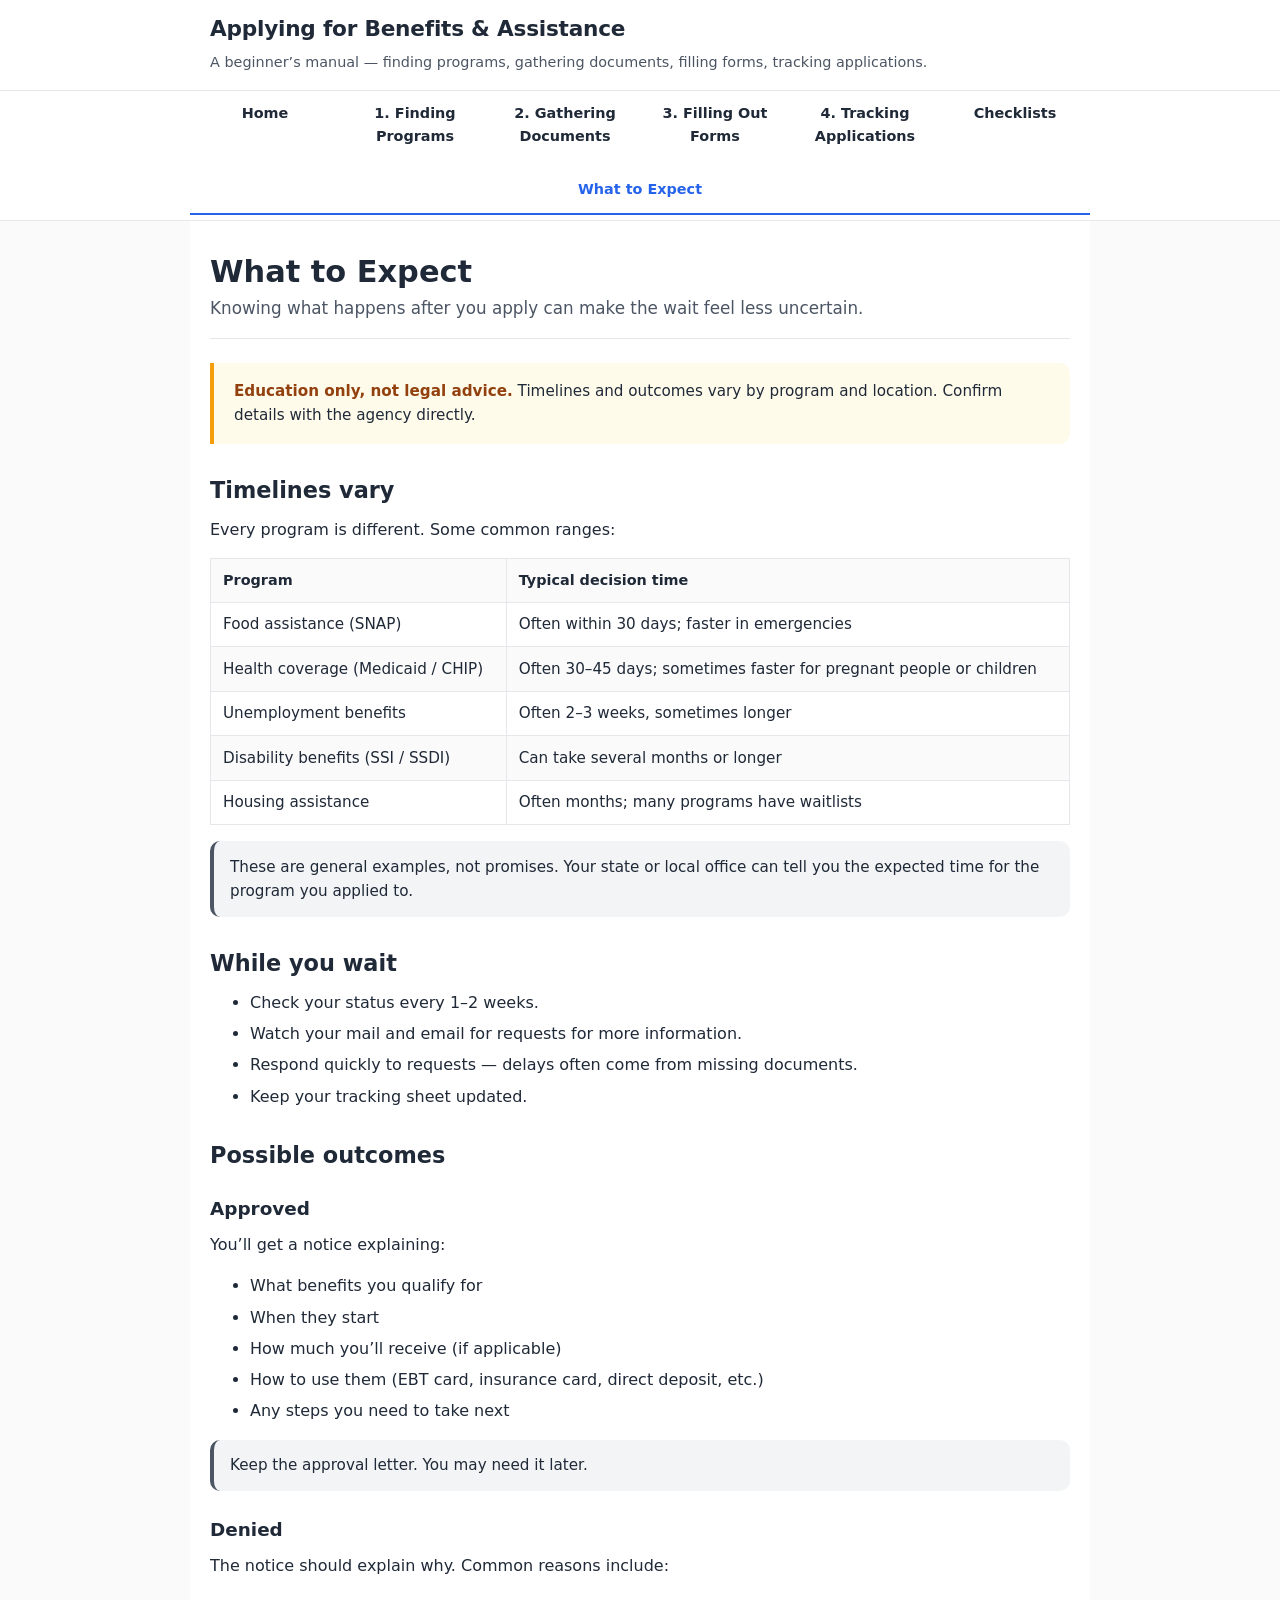
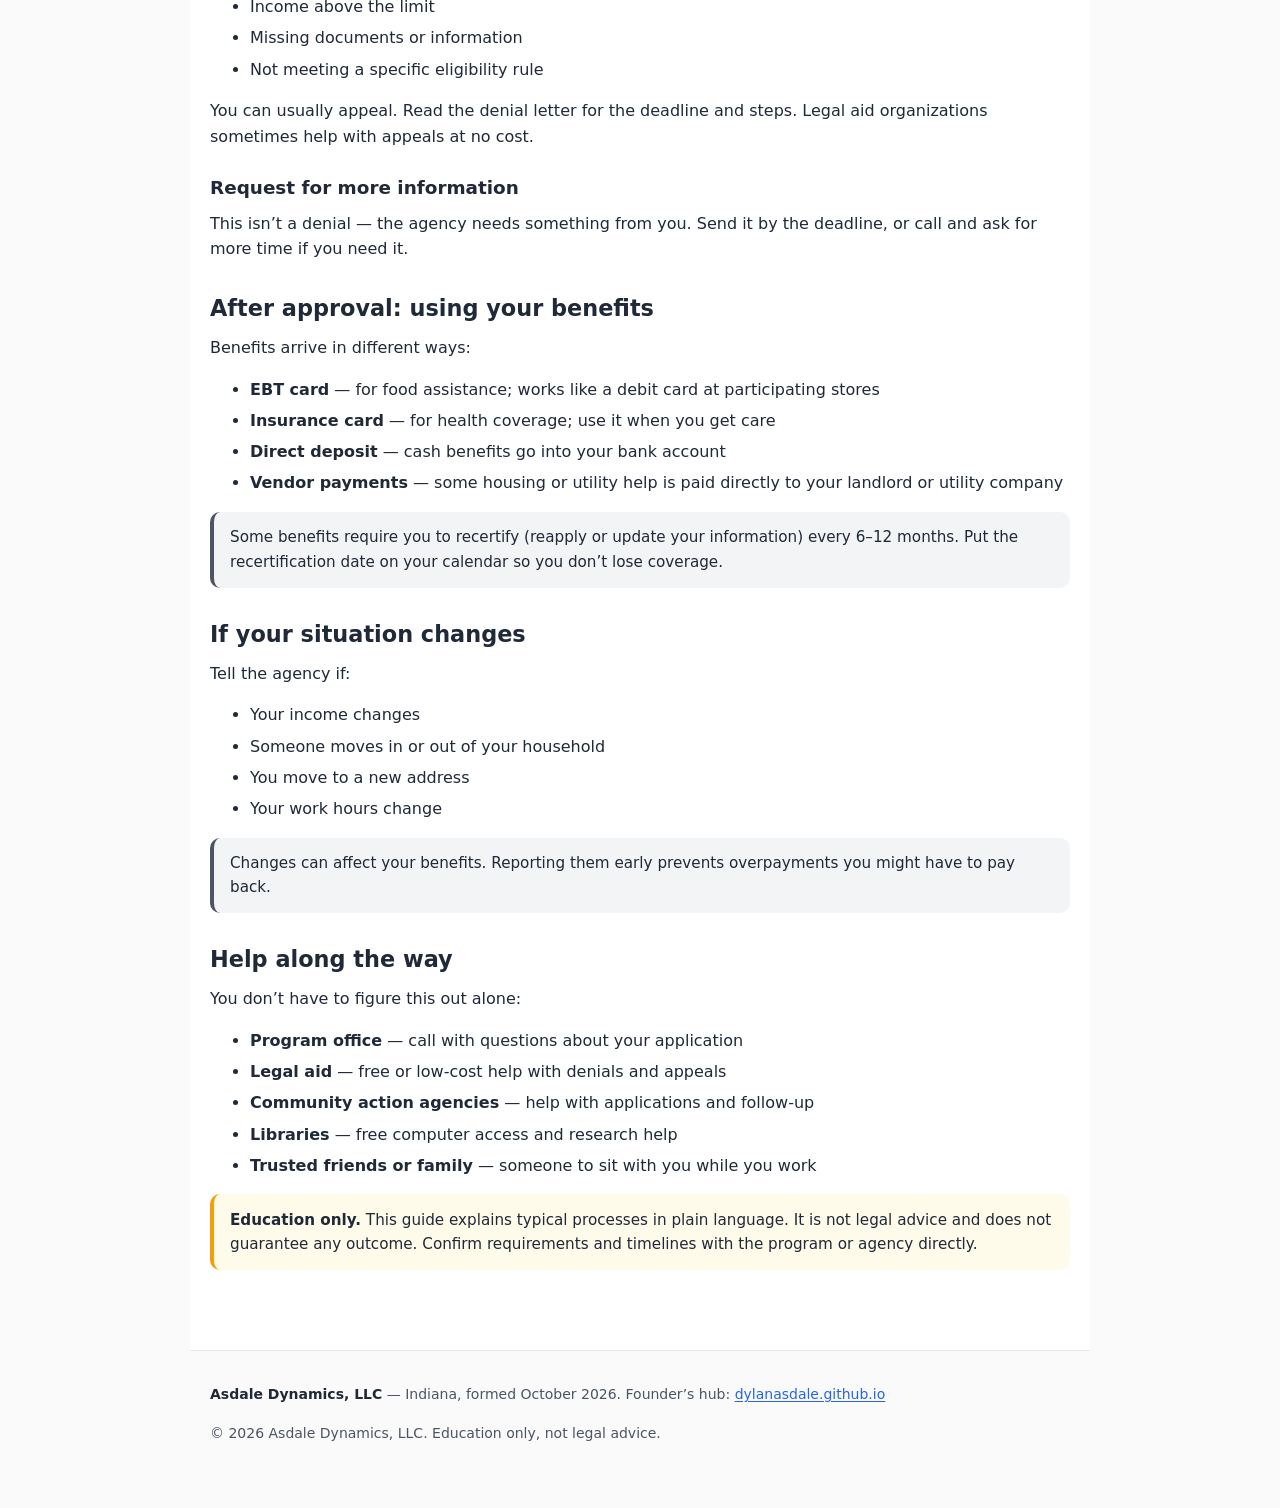
<file: site/what-to-expect.html>
<!DOCTYPE html>
<html lang="en">
<head>
<meta charset="UTF-8">
<meta name="viewport" content="width=device-width, initial-scale=1.0">
<title>What to Expect &mdash; Benefits Manual</title>
<meta name="description" content="Typical timelines, outcomes, and next steps after applying for benefits. Education only, not legal advice.">
<link rel="stylesheet" href="assets/style.css">
</head>
<body>
<a href="#main-content" class="skip-link">Skip to main content</a>

<header>
  <div class="header-inner">
    <h1 class="site-title"><a href="index.html">Applying for Benefits &amp; Assistance</a></h1>
    <p class="site-subtitle">A beginner&rsquo;s manual &mdash; finding programs, gathering documents, filling forms, tracking applications.</p>
  </div>
  <nav>
    <ul>
      <li><a href="index.html">Home</a></li>
      <li><a href="finding-programs.html">1. Finding Programs</a></li>
      <li><a href="gathering-documents.html">2. Gathering Documents</a></li>
      <li><a href="filling-forms.html">3. Filling Out Forms</a></li>
      <li><a href="tracking-applications.html">4. Tracking Applications</a></li>
      <li><a href="checklists.html">Checklists</a></li>
      <li><a href="what-to-expect.html">What to Expect</a></li>
    </ul>
  </nav>
</header>

<main id="main-content">
  <header>
    <h1>What to Expect</h1>
    <p class="lead">Knowing what happens after you apply can make the wait feel less uncertain.</p>
  </header>

  <div class="disclaimer">
    <strong>Education only, not legal advice.</strong> Timelines and outcomes vary by program and location. Confirm details with the agency directly.
  </div>

  <h2>Timelines vary</h2>
  <p>Every program is different. Some common ranges:</p>
  <table>
    <thead>
      <tr><th>Program</th><th>Typical decision time</th></tr>
    </thead>
    <tbody>
      <tr><td>Food assistance (SNAP)</td><td>Often within 30 days; faster in emergencies</td></tr>
      <tr><td>Health coverage (Medicaid / CHIP)</td><td>Often 30&ndash;45 days; sometimes faster for pregnant people or children</td></tr>
      <tr><td>Unemployment benefits</td><td>Often 2&ndash;3 weeks, sometimes longer</td></tr>
      <tr><td>Disability benefits (SSI / SSDI)</td><td>Can take several months or longer</td></tr>
      <tr><td>Housing assistance</td><td>Often months; many programs have waitlists</td></tr>
    </tbody>
  </table>
  <p class="note">These are general examples, not promises. Your state or local office can tell you the expected time for the program you applied to.</p>

  <h2>While you wait</h2>
  <ul>
    <li>Check your status every 1&ndash;2 weeks.</li>
    <li>Watch your mail and email for requests for more information.</li>
    <li>Respond quickly to requests &mdash; delays often come from missing documents.</li>
    <li>Keep your tracking sheet updated.</li>
  </ul>

  <h2>Possible outcomes</h2>
  <h3>Approved</h3>
  <p>You&rsquo;ll get a notice explaining:</p>
  <ul>
    <li>What benefits you qualify for</li>
    <li>When they start</li>
    <li>How much you&rsquo;ll receive (if applicable)</li>
    <li>How to use them (EBT card, insurance card, direct deposit, etc.)</li>
    <li>Any steps you need to take next</li>
  </ul>
  <p class="note">Keep the approval letter. You may need it later.</p>

  <h3>Denied</h3>
  <p>The notice should explain why. Common reasons include:</p>
  <ul>
    <li>Income above the limit</li>
    <li>Missing documents or information</li>
    <li>Not meeting a specific eligibility rule</li>
  </ul>
  <p>You can usually appeal. Read the denial letter for the deadline and steps. Legal aid organizations sometimes help with appeals at no cost.</p>

  <h3>Request for more information</h3>
  <p>This isn&rsquo;t a denial &mdash; the agency needs something from you. Send it by the deadline, or call and ask for more time if you need it.</p>

  <h2>After approval: using your benefits</h2>
  <p>Benefits arrive in different ways:</p>
  <ul>
    <li><strong>EBT card</strong> &mdash; for food assistance; works like a debit card at participating stores</li>
    <li><strong>Insurance card</strong> &mdash; for health coverage; use it when you get care</li>
    <li><strong>Direct deposit</strong> &mdash; cash benefits go into your bank account</li>
    <li><strong>Vendor payments</strong> &mdash; some housing or utility help is paid directly to your landlord or utility company</li>
  </ul>
  <p class="note">Some benefits require you to recertify (reapply or update your information) every 6&ndash;12 months. Put the recertification date on your calendar so you don&rsquo;t lose coverage.</p>

  <h2>If your situation changes</h2>
  <p>Tell the agency if:</p>
  <ul>
    <li>Your income changes</li>
    <li>Someone moves in or out of your household</li>
    <li>You move to a new address</li>
    <li>Your work hours change</li>
  </ul>
  <p class="note">Changes can affect your benefits. Reporting them early prevents overpayments you might have to pay back.</p>

  <h2>Help along the way</h2>
  <p>You don&rsquo;t have to figure this out alone:</p>
  <ul>
    <li><strong>Program office</strong> &mdash; call with questions about your application</li>
    <li><strong>Legal aid</strong> &mdash; free or low-cost help with denials and appeals</li>
    <li><strong>Community action agencies</strong> &mdash; help with applications and follow-up</li>
    <li><strong>Libraries</strong> &mdash; free computer access and research help</li>
    <li><strong>Trusted friends or family</strong> &mdash; someone to sit with you while you work</li>
  </ul>

  <div class="warning">
    <strong>Education only.</strong> This guide explains typical processes in plain language. It is not legal advice and does not guarantee any outcome. Confirm requirements and timelines with the program or agency directly.
  </div>
</main>

<footer>
  <p><span class="credit">Asdale Dynamics, LLC</span> &mdash; Indiana, formed October 2026. Founder&rsquo;s hub: <a href="https://dylanasdale.github.io" target="_blank" rel="noopener">dylanasdale.github.io</a></p>
  <p>&copy; 2026 Asdale Dynamics, LLC. Education only, not legal advice.</p>
</footer>

<script src="assets/main.js"></script>
</body>
</html>
</file>
<file: site/assets/style.css>
/* Applying for Benefits & Assistance — site styles */
/* Asdale Dynamics, LLC — education only, not legal advice */

:root {
  --ink: #1f2937;
  --muted: #4b5563;
  --bg: #fafafa;
  --surface: #ffffff;
  --line: #e5e7eb;
  --accent: #2563eb;
  --accent-hover: #1d4ed8;
  --soft: #eff6ff;
  --warn: #fffbeb;
  --warn-border: #f59e0b;
  --radius: 10px;
}

* { box-sizing: border-box; }

html { scroll-behavior: smooth; }

body {
  margin: 0;
  font-family: ui-sans-serif, system-ui, -apple-system, BlinkMacSystemFont, "Segoe UI", Roboto, "Helvetica Neue", Arial, sans-serif;
  color: var(--ink);
  background: var(--bg);
  line-height: 1.6;
}

a { color: var(--accent); text-decoration: underline; text-underline-offset: 2px; }
a:focus-visible, button:focus-visible, input:focus-visible { outline: 3px solid var(--accent); outline-offset: 2px; }

.skip-link {
  position: absolute;
  left: -9999px;
  top: auto;
  width: 1px;
  height: 1px;
  overflow: hidden;
}

header {
  background: var(--surface);
  border-bottom: 1px var(--line) solid;
  position: sticky;
  top: 0;
  z-index: 50;
}

.header-inner {
  max-width: 900px;
  margin: 0 auto;
  padding: 1rem 1.25rem;
  display: flex;
  flex-direction: column;
  gap: 0.5rem;
}

.site-title {
  margin: 0;
  font-size: 1.35rem;
  font-weight: 800;
  letter-spacing: -0.01em;
}

.site-title a { color: var(--ink); text-decoration: none; }

.site-subtitle {
  margin: 0;
  font-size: 0.9rem;
  color: var(--muted);
}

nav {
  border-top: 1px var(--line) solid;
}

nav ul {
  display: flex;
  flex-wrap: wrap;
  gap: 0;
  list-style: none;
  margin: 0;
  padding: 0;
  margin: 0 auto;
  max-width: 900px;
}

nav li { flex: 1 1 150px; text-align: center; }

nav a {
  display: block;
  padding: 0.7rem 0.5rem;
  font-size: 0.9rem;
  font-weight: 600;
  color: var(--ink);
  text-decoration: none;
  border-bottom: 2px solid transparent;
}

nav a:hover, nav a:focus { background: var(--soft); color: var(--accent-hover); }
nav a[aria-current="page"] { color: var(--accent); border-bottom-color: var(--accent); }

main {
  max-width: 900px;
  margin: 0 auto;
  padding: 2rem 1.25rem 4rem;
  background: var(--surface);
}

main > header { margin-bottom: 1.5rem; }

h1 { font-size: 1.9rem; margin: 0 0 0.25rem; line-height: 1.25; }
h2 { font-size: 1.4rem; margin: 2rem 0 0.75rem; line-height: 1.3; }
h3 { font-size: 1.15rem; margin: 1.5rem 0 0.5rem; }
p { margin: 0 0 1rem; }

p.lead { font-size: 1.05rem; color: var(--muted); }

ul, ol { margin: 0 0 1rem 1.25rem; padding-left: 1.25rem; }
li { margin-bottom: 0.35rem; }

hr { border: none; border-top: 1px var(--line) solid; margin: 2rem 0; }

/* Disclaimer banner */
.disclaimer {
  background: var(--warn);
  border-left: 4px solid var(--warn-border);
  padding: 1rem 1.25rem;
  margin: 1rem 0 1.5rem;
  border-radius: 0 var(--radius) var(--radius) 0;
  font-size: 0.95rem;
}

.disclaimer strong { color: #92400e; }

/* Cards */
.card-grid { display: grid; grid-template-columns: repeat(auto-fit, minmax(220px, 1fr)); gap: 1rem; margin: 1.5rem 0; }
.card {
  border: 1px var(--line) solid;
  border-radius: var(--radius);
  padding: 1.25rem;
  background: var(--bg);
}
.card h3 { margin-top: 0; font-size: 1.05rem; }
.card ul { margin: 0.75rem 0 0; padding-left: 1.25rem; font-size: 0.95rem; }
.card ul li { margin-bottom: 0.25rem; }

/* Tables */
table { width: 100%; border-collapse: collapse; margin: 1rem 0; font-size: 0.95rem; }
th, td { border: 1px var(--line) solid; padding: 0.6rem 0.75rem; text-align: left; }
th { background: var(--bg); font-weight: 700; font-size: 0.9rem; }
tr:nth-child(even) td { background: #fafafa; }

/* Checklists */
.checklist { margin: 1rem 0; }
.checklist li { list-style: none; margin-bottom: 0.5rem; padding-left: 1.6rem; position: relative; }
.checklist input[type="checkbox"] {
  position: absolute;
  left: 0;
  top: 0.15rem;
  width: 1.15rem;
  height: 1.15rem;
  accent-color: var(--accent);
}
.checklist label { cursor: pointer; user-select: none; }

/* Steps */
.steps { counter-reset: step; margin: 1.5rem 0; }
.step { display: flex; gap: 1rem; margin-bottom: 1.25rem; padding: 1rem; border: 1px var(--line) solid; border-radius: var(--radius); background: var(--bg); }
.step-number {
  flex-shrink: 0;
  width: 2rem; height: 2rem;
  border-radius: 50%;
  background: var(--accent);
  color: #fff;
  font-weight: 800;
  font-size: 1rem;
  display: flex; align-items: center; justify-content: center;
}
.step-content h4 { margin: 0 0 0.25rem; font-size: 1.05rem; }
.step-content p { margin: 0; font-size: 0.95rem; color: var(--muted); }

/* Callouts */
.tip, .warning, .note {
  padding: 0.85rem 1rem;
  border-radius: var(--radius);
  margin: 1rem 0;
  font-size: 0.95rem;
}
.tip { background: var(--soft); border-left: 4px solid var(--accent); }
.warning { background: var(--warn); border-left: 4px solid var(--warn-border); }
.note { background: #f3f4f6; border-left: 4px solid var(--muted); }

/* Next-step chip */
.next-step {
  margin-top: 2rem;
  padding: 1rem 1.25rem;
  border: 1px var(--line) solid;
  border-radius: var(--radius);
  background: var(--bg);
}
.next-step strong { color: var(--accent); }

/* Footer */
footer {
  border-top: 1px var(--line) solid;
  padding: 2rem 1.25rem 3rem;
  font-size: 0.875rem;
  color: var(--muted);
  max-width: 900px;
  margin: 0 auto;
}
.credit { font-weight: 700; color: var(--ink); }

@media (max-width: 600px) {
  nav li { flex-basis: 100%; text-align: left; }
  nav a { padding: 0.55rem 1rem; border-bottom: none; border-right: 3px solid transparent; }
  nav a:hover, nav a:focus { background: var(--soft); border-right-color: var(--accent-hover); }
  h1 { font-size: 1.5rem; }
  h2 { font-size: 1.25rem; }
}
</file>
